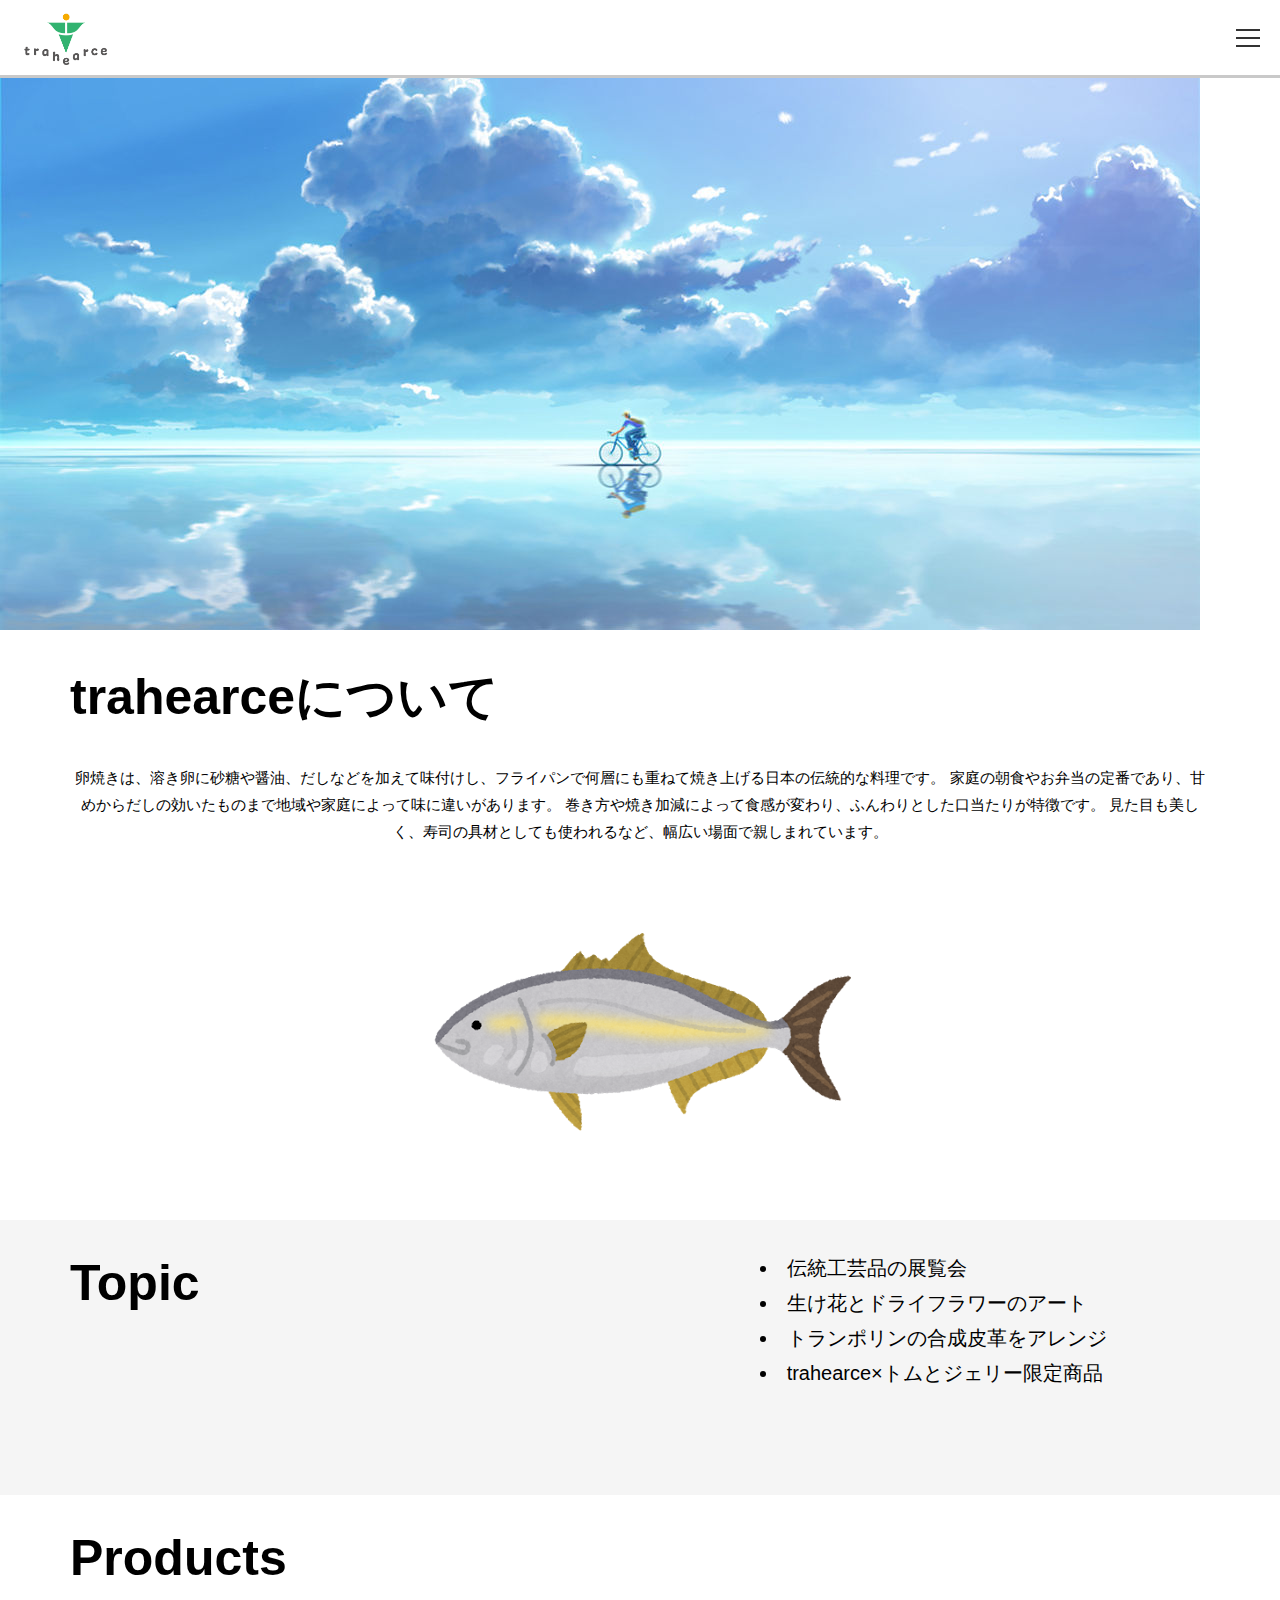
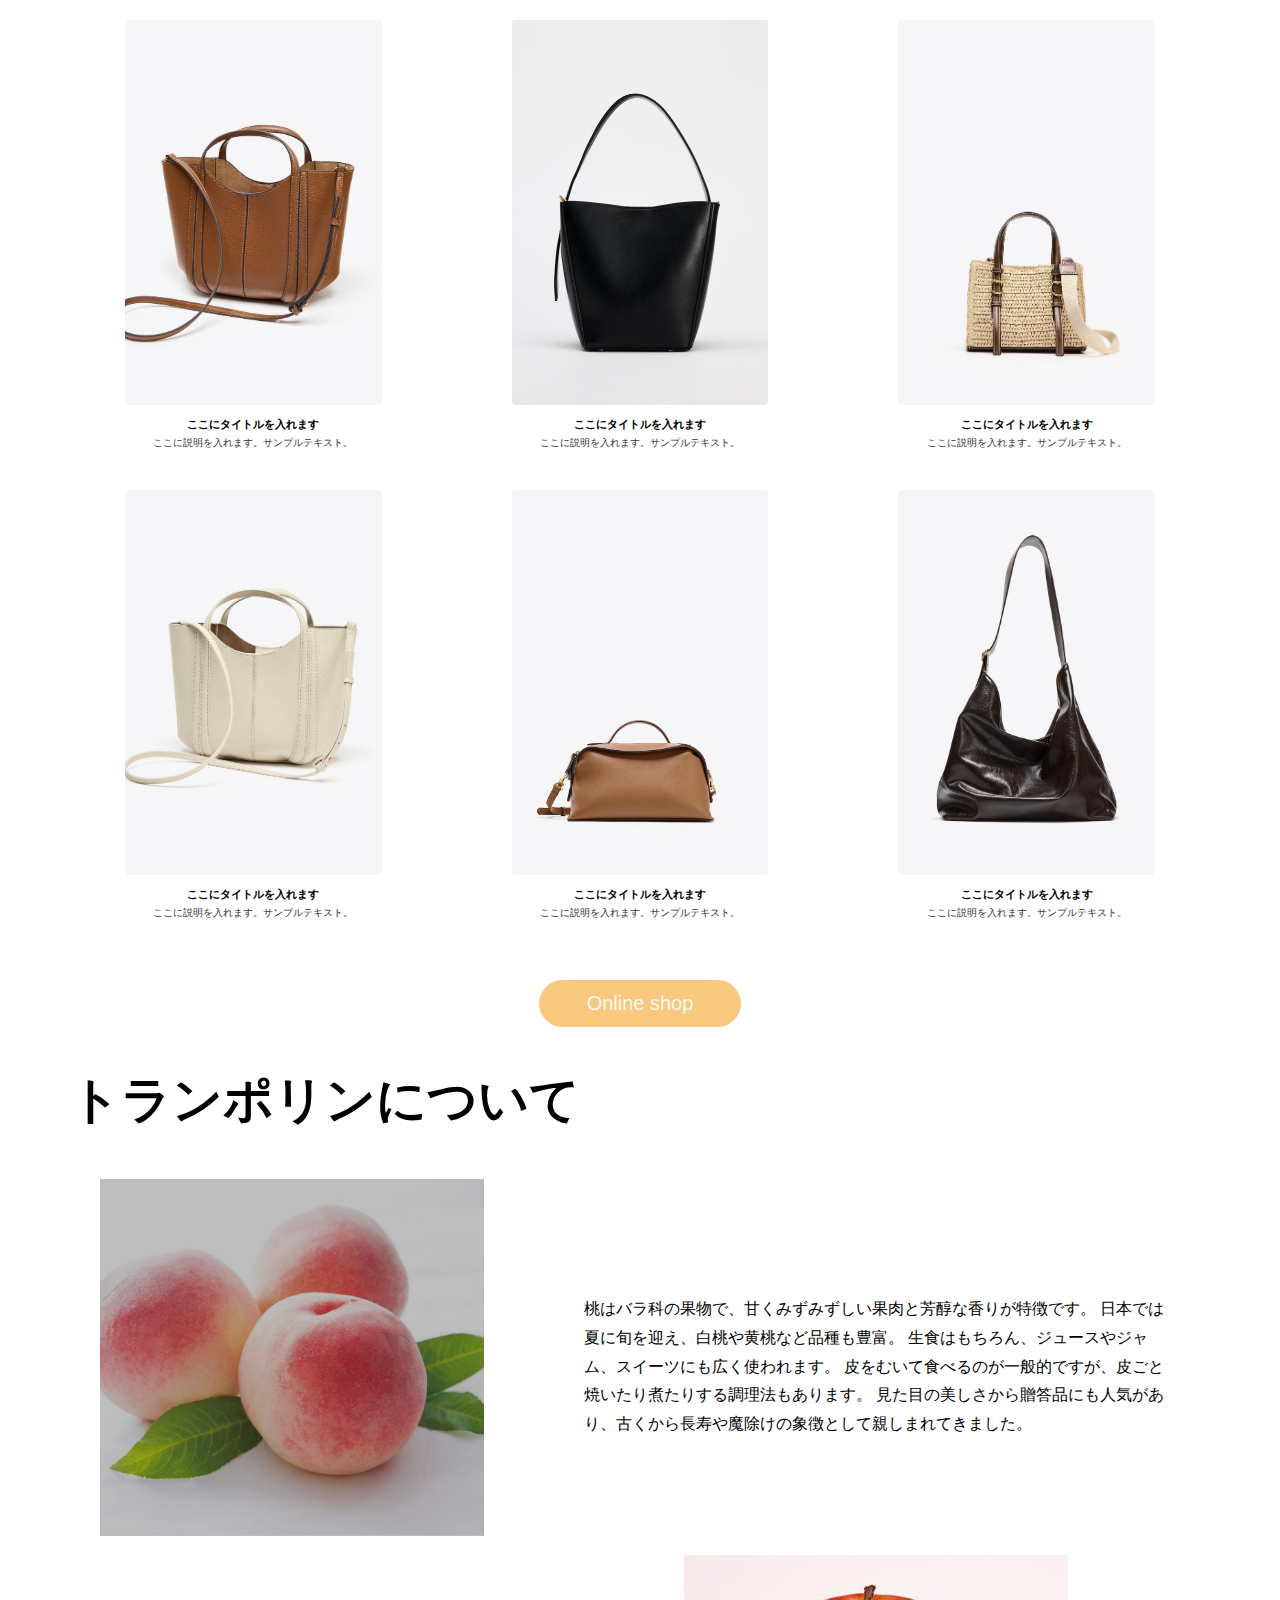
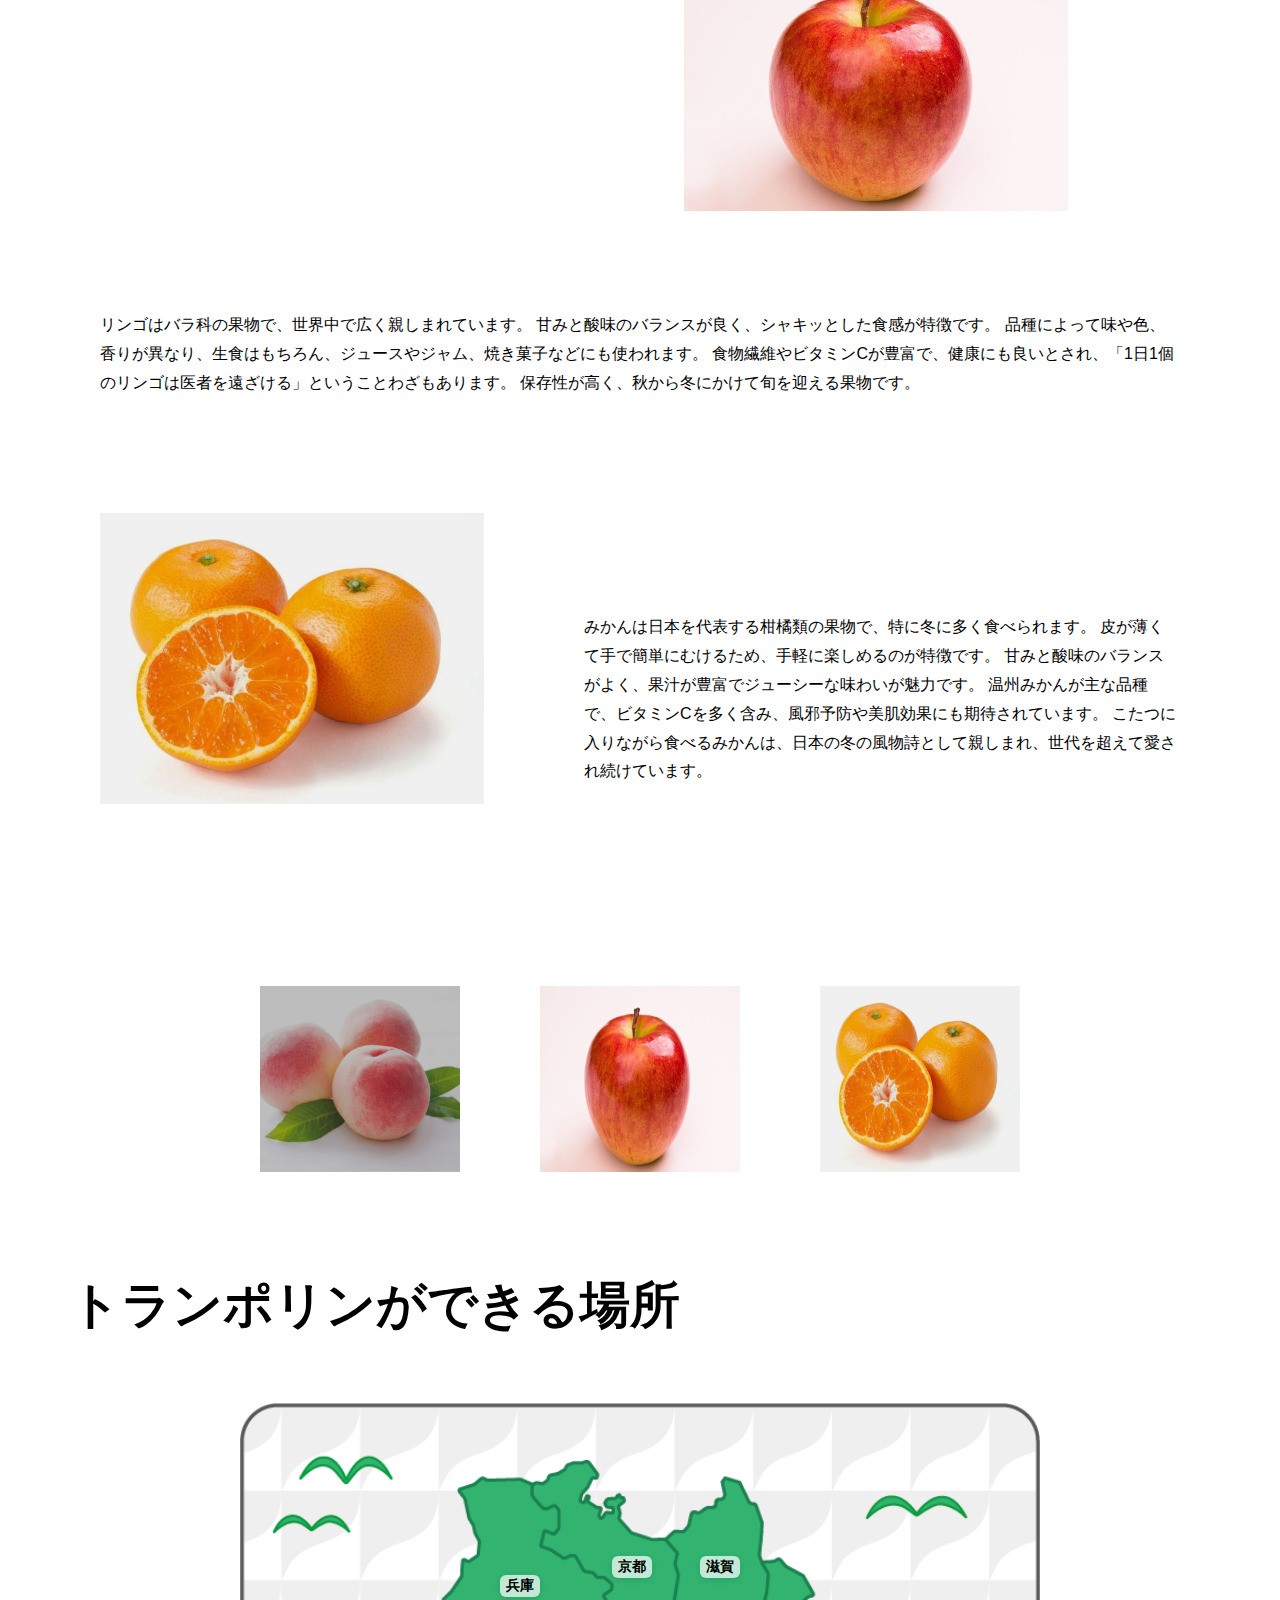
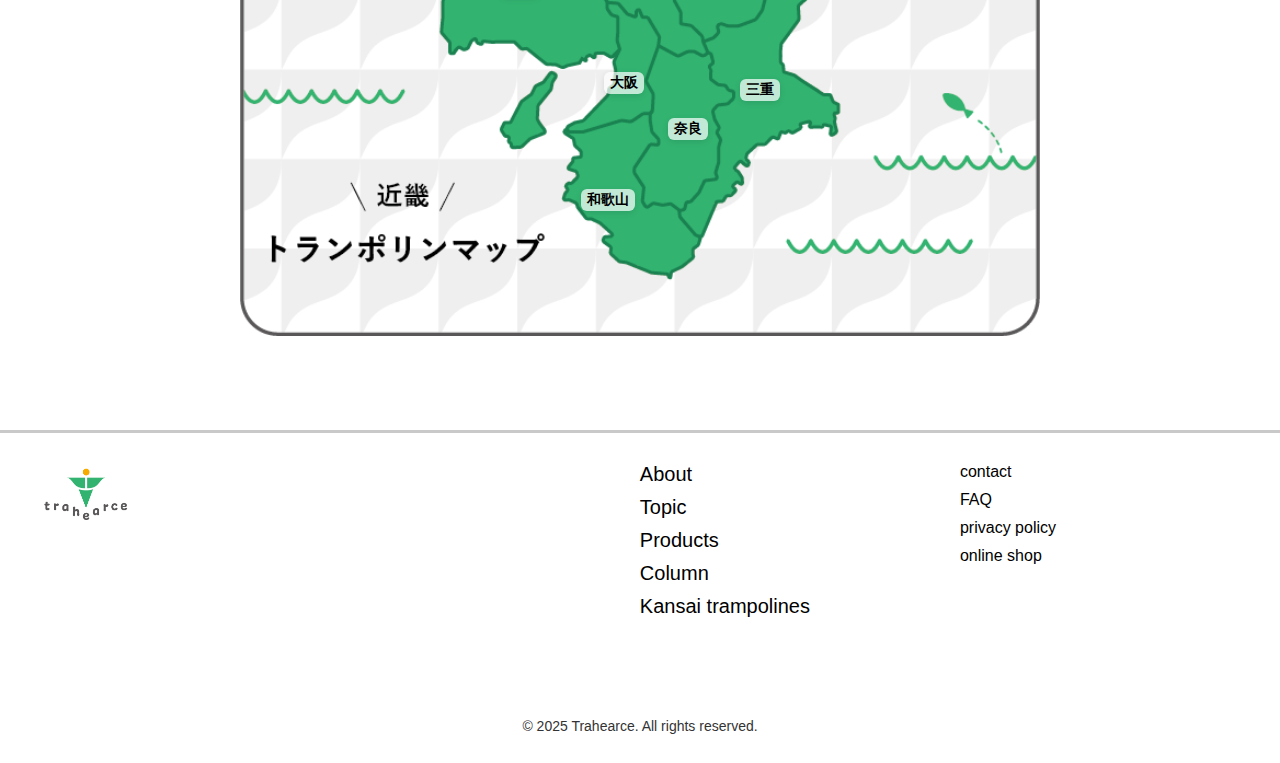
<file: index.html>
<!DOCTYPE html>
<html lang="ja">

  <head>
    <meta charset="UTF-8">
    <meta name="viewport" content="width=device-width, initial-scale=1.0">
    <title>トップページ</title>
    <link rel="stylesheet" href="header.css">
  </head>

  <body>
    <header class="fixed-header">
      <h1 class="site-title">
      <img src="Photo/logo.png" alt="ロゴ" class="logo">
      </h1>

      <!-- ハンバーガーメニュー -->
      <div class="right-icons"> 
      <input type="checkbox" id="menu" class="menu">
      <label for="menu" class="menu-label">
        <span></span>
        <span></span>
        <span></span>
      </label>

      <nav class="nav">
        <div class="nav-main">
          <a href="#about-trahearce" class="space">About</a>
          <a href="#topic">Topic</a>
          <a href="#products">Products</a>
          <a href="#about-trampoline">Column</a>
          <a href="#place-trampoline">Kansai trampolines</a>
        <!-- <a class="underline"></a> -->
        </div>

        <div class="nav-sub">
        <a href="#information" class="small">contact</a>
        <a href="#help" class="small-link">FAQ</a>
        <a href="#privacy" class="small-link">privacy policy</a>                        
        <a href="shop.html" class="small-link">online shop</a>
        <!-- <img src="Photo/logo.png" alt="ロゴ" class="logo"> -->
        </div>
      </nav>
      </div>
    </header>

    <main>
      <img src="Photo/top.jpg" alt="イメージ図" class="top-image">
      <section>

        <h1 class="brand" id="about-trahearce">trahearceについて</h1>
        <P class="egg">卵焼きは、溶き卵に砂糖や醤油、だしなどを加えて味付けし、フライパンで何層にも重ねて焼き上げる日本の伝統的な料理です。
          家庭の朝食やお弁当の定番であり、甘めからだしの効いたものまで地域や家庭によって味に違いがあります。
          巻き方や焼き加減によって食感が変わり、ふんわりとした口当たりが特徴です。
          見た目も美しく、寿司の具材としても使われるなど、幅広い場面で親しまれています。</P>

        <div class="brand-photo-wrapper">
          <img src="Photo/buri.png" alt="ブランド写真" class="brand-photo">
        </div>

      </section>
      <section>

        <div class="topic-wrapper">
          <h1 class="topic" id="topic">Topic</h1>
          <ul class="topic-list">
            <li>伝統工芸品の展覧会</li>
            <li>生け花とドライフラワーのアート</li>
            <li>トランポリンの合成皮革をアレンジ</li>
            <li>trahearce×トムとジェリー限定商品</li>
          </ul>
        </div>

      </section>
      <section>

        <h1 class="products" id="products">Products</h1>

        <div class="list-grid">
          <div class="list">
            <figure><a href="#"><img src="Photo/bag1.jpg" alt="バッグ１"></a></figure>
              <div class="text">
                <h4>ここにタイトルを入れます</h4>
                <p>ここに説明を入れます。サンプルテキスト。</p>
              </div>
          </div>

          <div class="list">
            <figure><a href="#"><img src="Photo/bag2.jpg" alt="バッグ２"></a></figure>
              <div class="text">
                <h4>ここにタイトルを入れます</h4>
                <p>ここに説明を入れます。サンプルテキスト。</p>
              </div>
          </div>

          <div class="list">
            <figure><a href="#"><img src="Photo/bag3.jpg" alt="バッグ３"></a></figure>
              <div class="text">
                <h4>ここにタイトルを入れます</h4>
                <p>ここに説明を入れます。サンプルテキスト。</p>
              </div>
          </div>

          <div class="list">
            <figure><a href="#"><img src="Photo/bag4.jpg" alt="バッグ４"></a></figure>
              <div class="text">
                <h4>ここにタイトルを入れます</h4>
                <p>ここに説明を入れます。サンプルテキスト。</p>
              </div>
          </div>

          <div class="list">
            <figure><a href="#"><img src="Photo/bag5.jpg" alt="バッグ５"></a></figure>
              <div class="text">
                <h4>ここにタイトルを入れます</h4>
                  <p>ここに説明を入れます。サンプルテキスト。</p> 
              </div>
          </div>

          <div class="list">  
            <figure><a href="#"><img src="Photo/bag6.jpg" alt="バッグ６"></a></figure>
              <div class="text">
                <h4>ここにタイトルを入れます</h4>
                  <p>ここに説明を入れます。サンプルテキスト。</p>
              </div>
          </div>
        </div>

        <!-- and more ボタン -->
          <div class="more-button-area">
            <button class="more-button" onclick="location.href='shop.html'">Online shop</button>
          </div>

      </section>
      <section>
        
        <h1 class="trampoline" id="about-trampoline">トランポリンについて</h1><br>
          <img src="Photo/peach.jpg" alt="" class="trampoline-peach">
            <p>桃はバラ科の果物で、甘くみずみずしい果肉と芳醇な香りが特徴です。
            日本では夏に旬を迎え、白桃や黄桃など品種も豊富。
            生食はもちろん、ジュースやジャム、スイーツにも広く使われます。
            皮をむいて食べるのが一般的ですが、皮ごと焼いたり煮たりする調理法もあります。
            見た目の美しさから贈答品にも人気があり、古くから長寿や魔除けの象徴として親しまれてきました。</p>

          <img src="Photo/apple.jpg" alt="" class="trampoline-apple">
            <p>リンゴはバラ科の果物で、世界中で広く親しまれています。
              甘みと酸味のバランスが良く、シャキッとした食感が特徴です。
              品種によって味や色、香りが異なり、生食はもちろん、ジュースやジャム、焼き菓子などにも使われます。
              食物繊維やビタミンCが豊富で、健康にも良いとされ、「1日1個のリンゴは医者を遠ざける」ということわざもあります。
              保存性が高く、秋から冬にかけて旬を迎える果物です。</p>

          <img src="Photo/orange.jpg" alt="" class="trampoline-orange">
            <p>みかんは日本を代表する柑橘類の果物で、特に冬に多く食べられます。
                皮が薄くて手で簡単にむけるため、手軽に楽しめるのが特徴です。
                甘みと酸味のバランスがよく、果汁が豊富でジューシーな味わいが魅力です。
                温州みかんが主な品種で、ビタミンCを多く含み、風邪予防や美肌効果にも期待されています。
                こたつに入りながら食べるみかんは、日本の冬の風物詩として親しまれ、世代を超えて愛され続けています。</p>

          <div class="image-row">
            <img src="Photo/peach.jpg" alt="">
            <img src="Photo/apple.jpg" alt="">
            <img src="Photo/orange.jpg" alt="">
          </div>

      </section>
      <section>

        <h1 class="map-title" id="place-trampoline">トランポリンができる場所</h1>

        <div class="map">
          <img src="Photo/map.png" alt="日本地図" class="map-image">

            <!-- 京都ラベル -->
              <div class="kyoto-label" style="top: 30%; left: 49%;" onclick="showPopup('京都')">京都</div>

            <!-- 大阪ラベル -->
              <div class="Osaka-label" style="top: 48%; left: 48%;" onclick="showPopup('大阪')">大阪</div>

            <!-- 奈良ラベル -->
              <div class="Nara-label" style="top: 55%; left: 56%;" onclick="showPopup('奈良')">奈良</div>

            <!-- 滋賀ラベル -->
              <div class="Shiga-label" style="top: 30%; left: 60%;" onclick="showPopup('滋賀')">滋賀</div>

            <!-- 兵庫ラベル -->
              <div class="Hyogo-label" style="top: 33%; left: 35%;" onclick="showPopup('兵庫')">兵庫</div>

          　<!-- 三重ラベル -->
              <div class="Mie-label" style="top: 49%; left: 65%;" onclick="showPopup('三重')">三重</div>

            <!-- 和歌山ラベル -->
              <div class="Wakayama-label" style="top: 66%; left: 46%;" onclick="showPopup('和歌山')">和歌山</div>

            <!-- ポップアップウィンドウ -->
              <div id="popup" class="popup-window">
                <span class="close-btn" onclick="closePopup()">×</span> 
                  <div class="popup-row" id="popup-content">

                <script src="header.js"></script>
                  <div class="more-button-area">
                    <button class="more-button">and more</button>
                  </div>
        </div>

      </section>
    
    </main>

  </body>
<section>

        <footer class="site-footer">
          <div class="footer-content">
            <img src="Photo/logo.png" alt="ロゴ" class="logo">
           
              <ul class="footer-links">
                <li><a href="#about-trahearce">About</a></li>
                <li><a href="#topic">Topic</a></li>
                <li><a href="#products">Products</a></li>
                <li><a href="#about-trampoline">Column</a></li>
                <li><a href="#place-trampoline">Kansai trampolines</a></li>
              </ul>
              <ul class="footer-information">
               <!-- <li><span class="footer-underline">Information</span></li> -->
                <li><a href="#information">contact</a></li>
                <li><a href="#help">FAQ</a></li>
                <li><a href="#privacy">privacy policy</a></li>
                <li><a href="shop.html">online shop</a></li>
              </ul>
               
          </div>
          <div class="copyright">
          <p>&copy; 2025 Trahearce. All rights reserved.</p>
          </div>
        </footer>

      </section>  

</html>
</file>
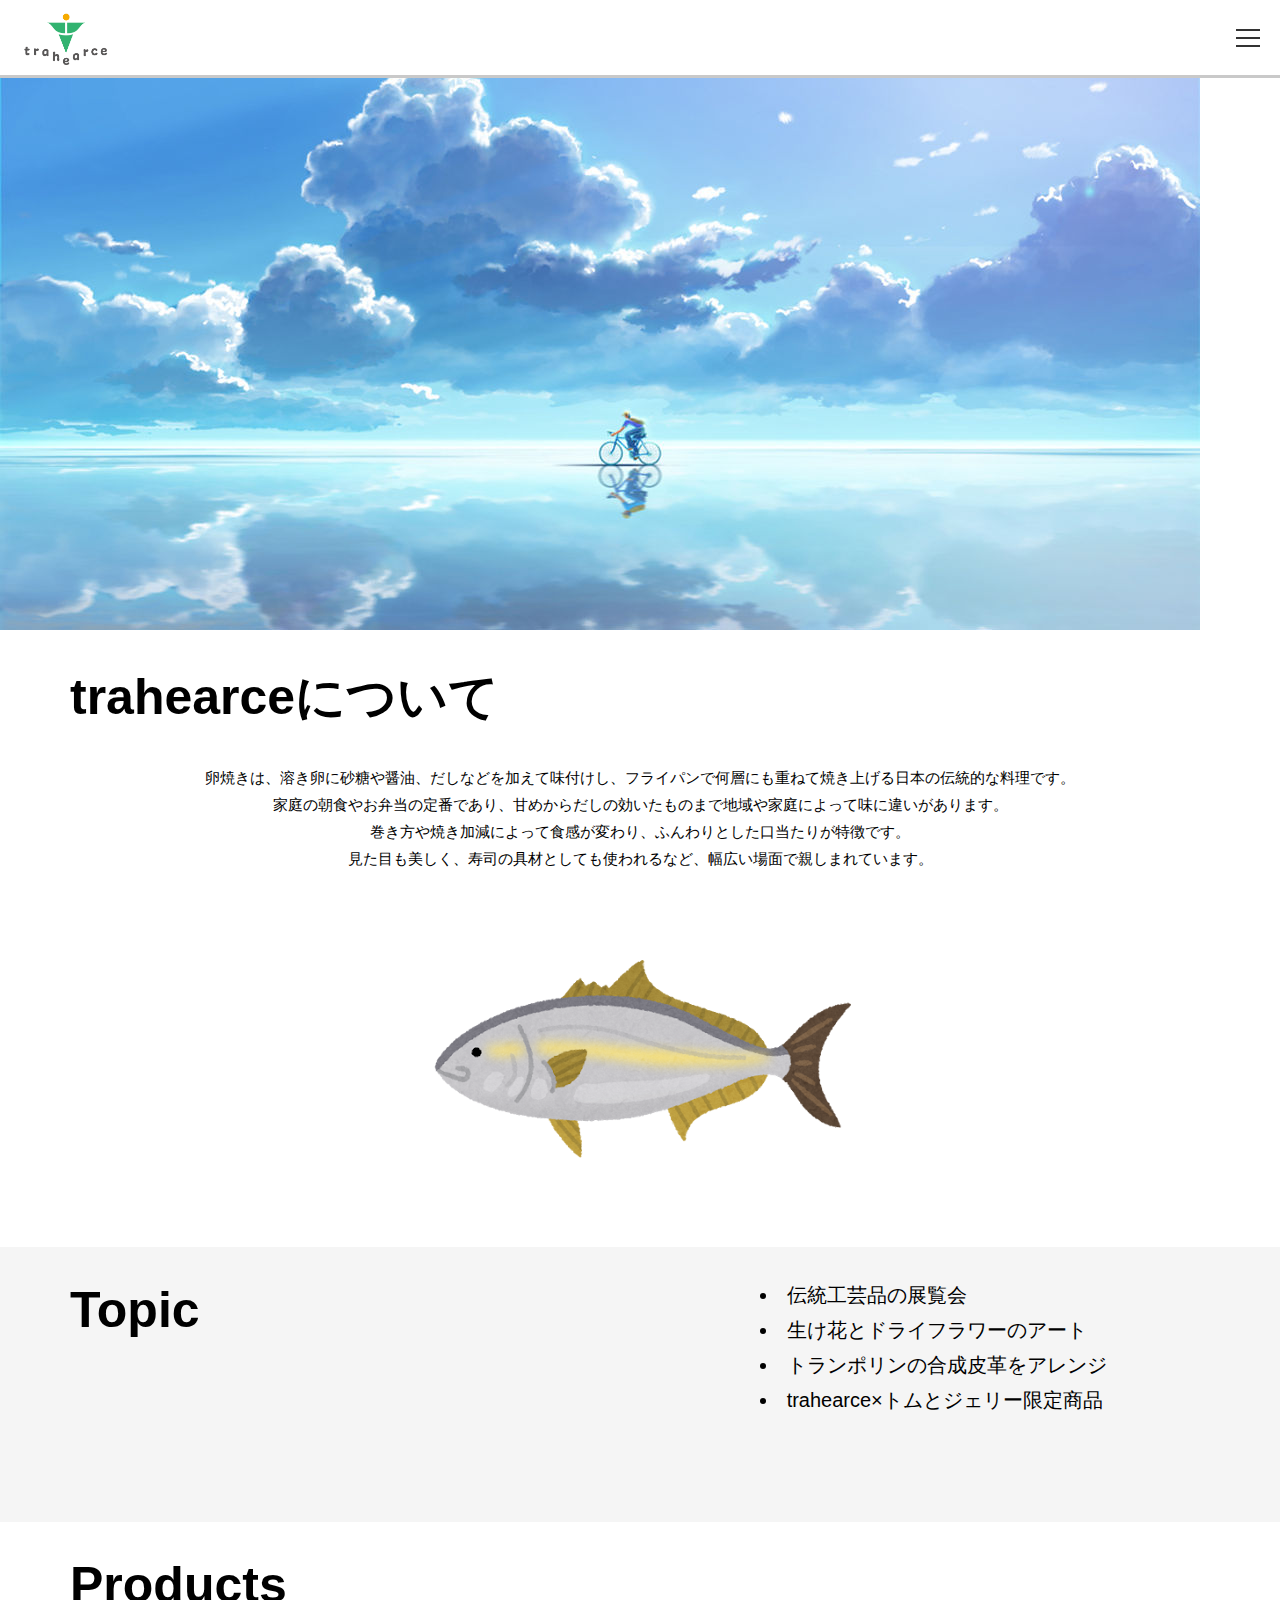
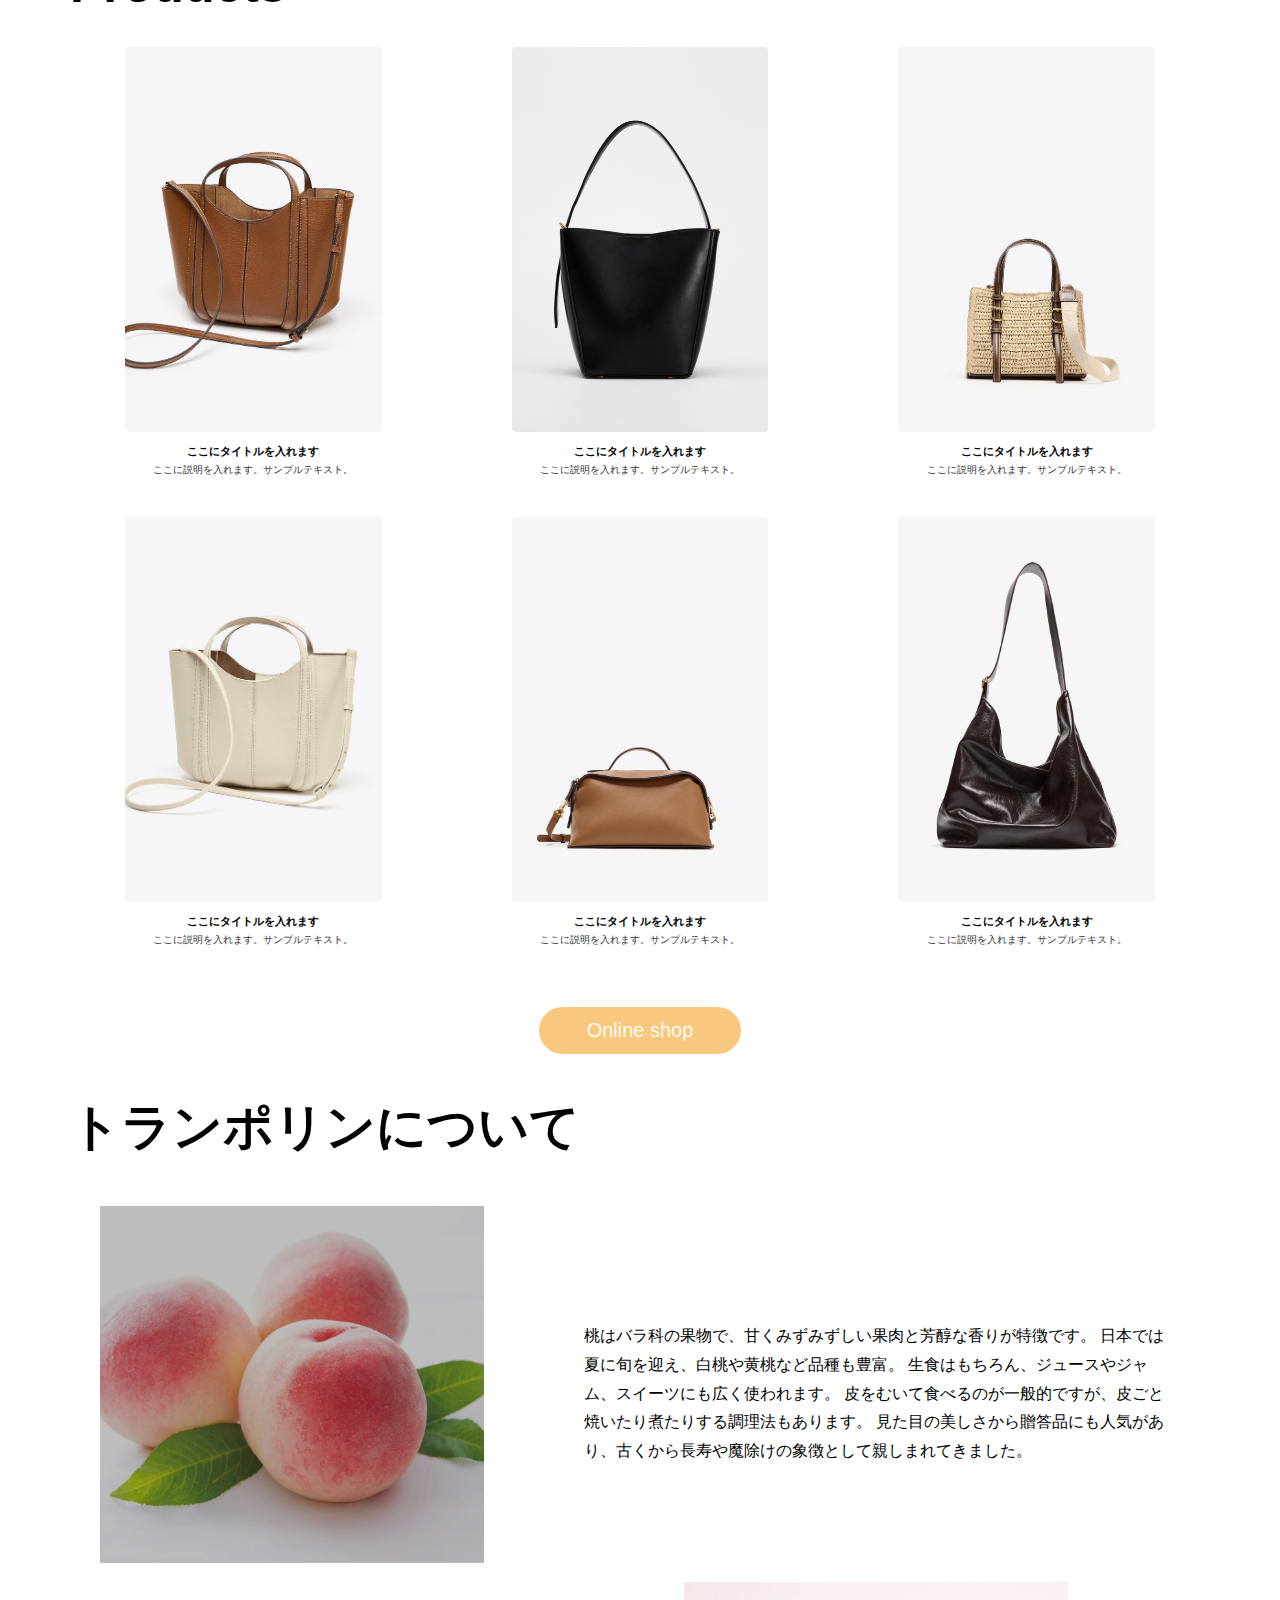
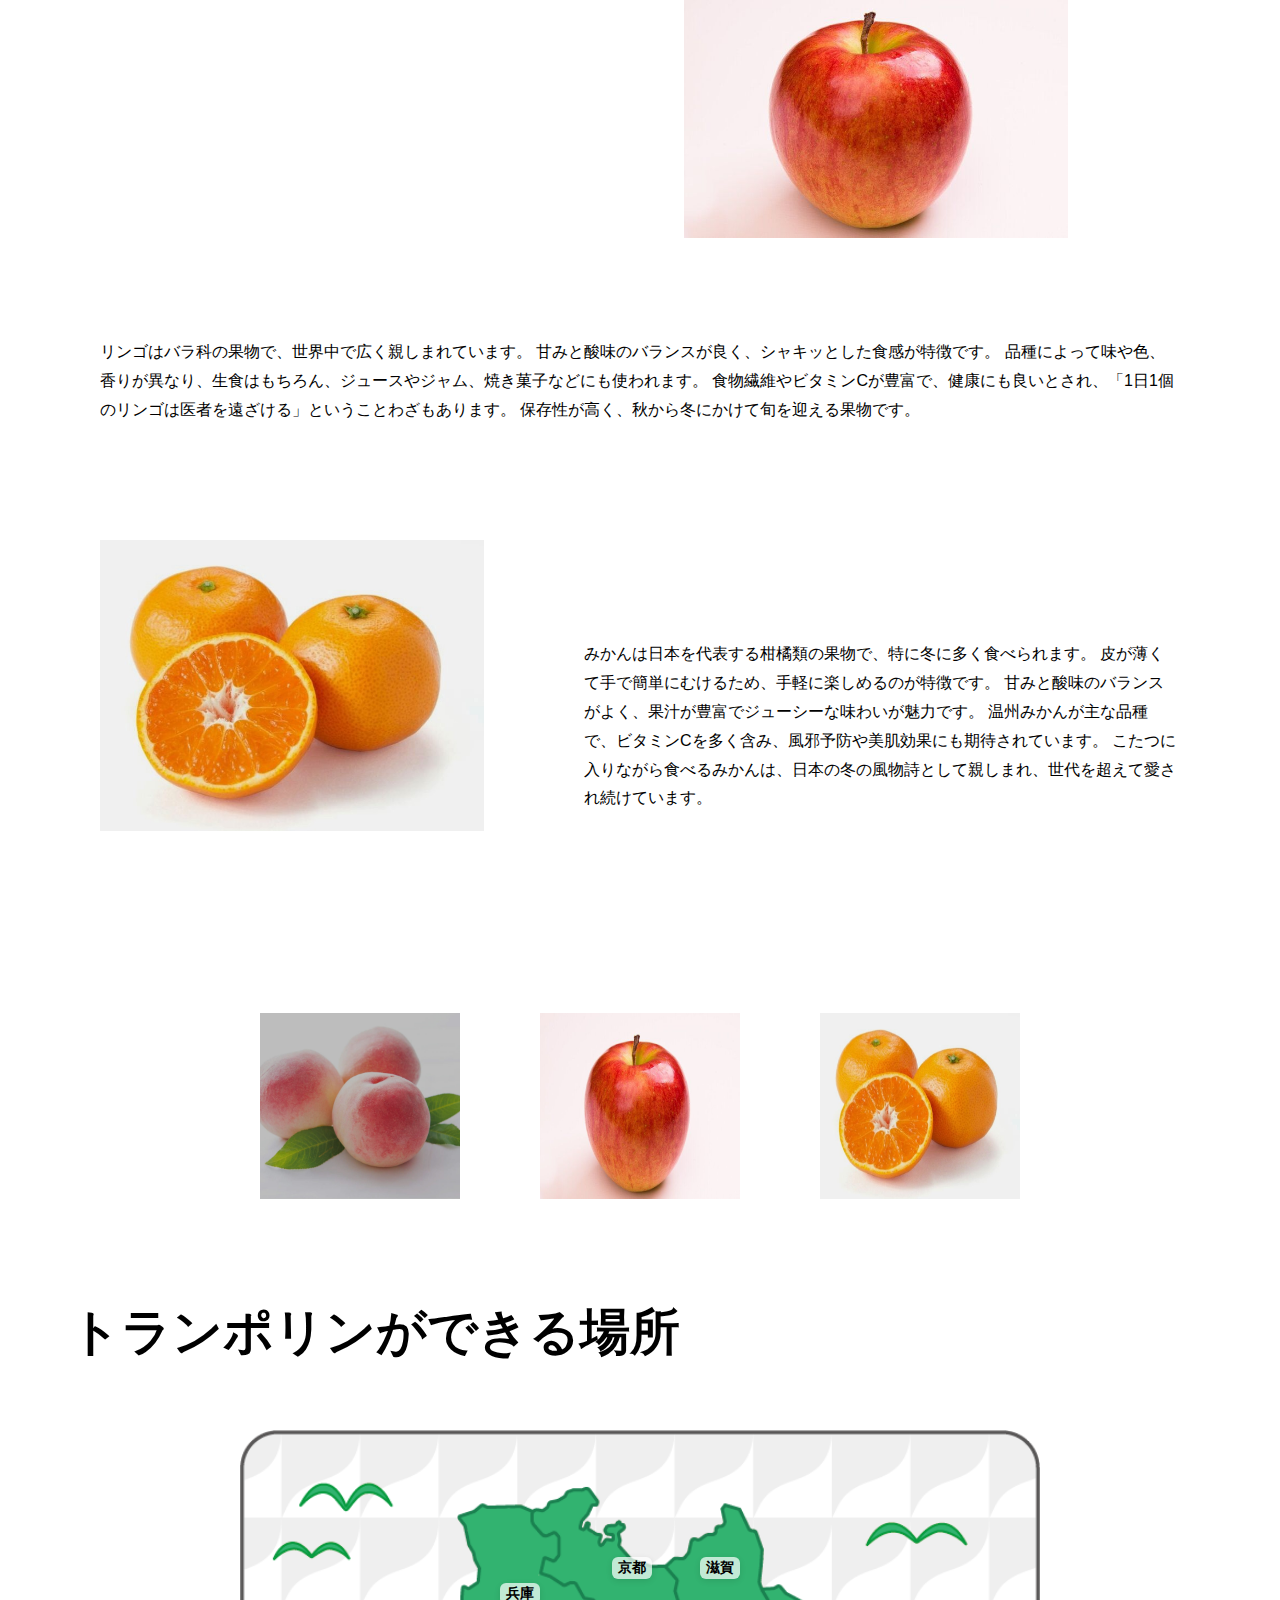
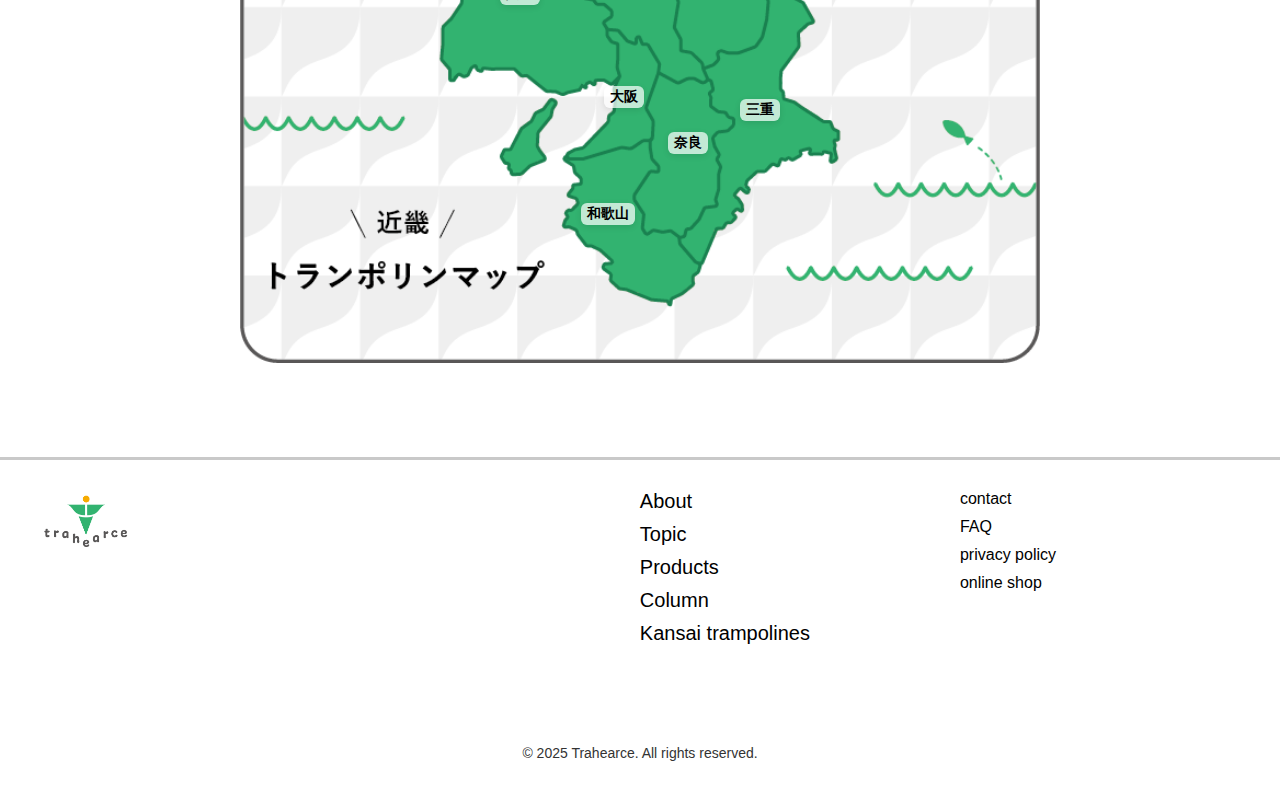
<file: header.html>
<!DOCTYPE html>
<html lang="ja">

  <head>
    <meta charset="UTF-8">
    <meta name="viewport" content="width=device-width, initial-scale=1.0">
    <title>トップページ</title>
    <link rel="stylesheet" href="header.css">
  </head>

  <body>
    <header class="fixed-header">
      <h1 class="site-title">
      <img src="Photo/logo.png" alt="ロゴ" class="logo">
      </h1>

      <!-- ハンバーガーメニュー -->
      <div class="right-icons"> 
      <input type="checkbox" id="menu" class="menu">
      <label for="menu" class="menu-label">
        <span></span>
        <span></span>
        <span></span>
      </label>

      <nav class="nav">
        <div class="nav-main">
          <a href="#about-trahearce" class="space">About</a>
          <a href="#topic">Topic</a>
          <a href="#products">Products</a>
          <a href="#about-trampoline">Column</a>
          <a href="#place-trampoline">Kansai trampolines</a>
        <!-- <a class="underline"></a> -->
        </div>

        <div class="nav-sub">
        <a href="#information" class="small">contact</a>
        <a href="#help" class="small-link">FAQ</a>
        <a href="#privacy" class="small-link">privacy policy</a>                        
        <a href="shop.html" class="small-link">online shop</a>
        <!-- <img src="Photo/logo.png" alt="ロゴ" class="logo"> -->
        </div>
      </nav>
      </div>
    </header>

    <main>
      <img src="Photo/top.jpg" alt="イメージ図" class="top-image">
      <section>

        <h1 class="brand" id="about-trahearce">trahearceについて</h1>
        <P class="egg">卵焼きは、溶き卵に砂糖や醤油、だしなどを加えて味付けし、フライパンで何層にも重ねて焼き上げる日本の伝統的な料理です。<br>
          家庭の朝食やお弁当の定番であり、甘めからだしの効いたものまで地域や家庭によって味に違いがあります。<br>
          巻き方や焼き加減によって食感が変わり、ふんわりとした口当たりが特徴です。<br>
          見た目も美しく、寿司の具材としても使われるなど、幅広い場面で親しまれています。</P>

        <div class="brand-photo-wrapper">
          <img src="Photo/buri.png" alt="ブランド写真" class="brand-photo">
        </div>

      </section>
      <section>

        <div class="topic-wrapper">
          <h1 class="topic" id="topic">Topic</h1>
          <ul class="topic-list">
            <li>伝統工芸品の展覧会</li>
            <li>生け花とドライフラワーのアート</li>
            <li>トランポリンの合成皮革をアレンジ</li>
            <li>trahearce×トムとジェリー限定商品</li>
          </ul>
        </div>

      </section>
      <section>

        <h1 class="products" id="products">Products</h1>

        <div class="list-grid">
          <div class="list">
            <figure><a href="#"><img src="Photo/bag1.jpg" alt="バッグ１"></a></figure>
              <div class="text">
                <h4>ここにタイトルを入れます</h4>
                <p>ここに説明を入れます。サンプルテキスト。</p>
              </div>
          </div>

          <div class="list">
            <figure><a href="#"><img src="Photo/bag2.jpg" alt="バッグ２"></a></figure>
              <div class="text">
                <h4>ここにタイトルを入れます</h4>
                <p>ここに説明を入れます。サンプルテキスト。</p>
              </div>
          </div>

          <div class="list">
            <figure><a href="#"><img src="Photo/bag3.jpg" alt="バッグ３"></a></figure>
              <div class="text">
                <h4>ここにタイトルを入れます</h4>
                <p>ここに説明を入れます。サンプルテキスト。</p>
              </div>
          </div>

          <div class="list">
            <figure><a href="#"><img src="Photo/bag4.jpg" alt="バッグ４"></a></figure>
              <div class="text">
                <h4>ここにタイトルを入れます</h4>
                <p>ここに説明を入れます。サンプルテキスト。</p>
              </div>
          </div>

          <div class="list">
            <figure><a href="#"><img src="Photo/bag5.jpg" alt="バッグ５"></a></figure>
              <div class="text">
                <h4>ここにタイトルを入れます</h4>
                  <p>ここに説明を入れます。サンプルテキスト。</p> 
              </div>
          </div>

          <div class="list">  
            <figure><a href="#"><img src="Photo/bag6.jpg" alt="バッグ６"></a></figure>
              <div class="text">
                <h4>ここにタイトルを入れます</h4>
                  <p>ここに説明を入れます。サンプルテキスト。</p>
              </div>
          </div>
        </div>

        <!-- and more ボタン -->
          <div class="more-button-area">
            <button class="more-button" onclick="location.href='shop.html'">Online shop</button>
          </div>

      </section>
      <section>
        
        <h1 class="trampoline" id="about-trampoline">トランポリンについて</h1><br>
          <img src="Photo/peach.jpg" alt="" class="trampoline-peach">
            <p>桃はバラ科の果物で、甘くみずみずしい果肉と芳醇な香りが特徴です。
            日本では夏に旬を迎え、白桃や黄桃など品種も豊富。
            生食はもちろん、ジュースやジャム、スイーツにも広く使われます。
            皮をむいて食べるのが一般的ですが、皮ごと焼いたり煮たりする調理法もあります。
            見た目の美しさから贈答品にも人気があり、古くから長寿や魔除けの象徴として親しまれてきました。</p>

          <img src="Photo/apple.jpg" alt="" class="trampoline-apple">
            <p>リンゴはバラ科の果物で、世界中で広く親しまれています。
              甘みと酸味のバランスが良く、シャキッとした食感が特徴です。
              品種によって味や色、香りが異なり、生食はもちろん、ジュースやジャム、焼き菓子などにも使われます。
              食物繊維やビタミンCが豊富で、健康にも良いとされ、「1日1個のリンゴは医者を遠ざける」ということわざもあります。
              保存性が高く、秋から冬にかけて旬を迎える果物です。</p>

          <img src="Photo/orange.jpg" alt="" class="trampoline-orange">
            <p>みかんは日本を代表する柑橘類の果物で、特に冬に多く食べられます。
                皮が薄くて手で簡単にむけるため、手軽に楽しめるのが特徴です。
                甘みと酸味のバランスがよく、果汁が豊富でジューシーな味わいが魅力です。
                温州みかんが主な品種で、ビタミンCを多く含み、風邪予防や美肌効果にも期待されています。
                こたつに入りながら食べるみかんは、日本の冬の風物詩として親しまれ、世代を超えて愛され続けています。</p>

          <div class="image-row">
            <img src="Photo/peach.jpg" alt="">
            <img src="Photo/apple.jpg" alt="">
            <img src="Photo/orange.jpg" alt="">
          </div>

      </section>
      <section>

        <h1 class="map-title" id="place-trampoline">トランポリンができる場所</h1>

        <div class="map">
          <img src="Photo/map.png" alt="日本地図" class="map-image">

            <!-- 京都ラベル -->
              <div class="kyoto-label" style="top: 26%; left: 49%;" onclick="showPopup('京都')">京都</div>

            <!-- 大阪ラベル -->
              <div class="Osaka-label" style="top: 46%; left: 48%;" onclick="showPopup('大阪')">大阪</div>

            <!-- 奈良ラベル -->
              <div class="Nara-label" style="top: 53%; left: 56%;" onclick="showPopup('奈良')">奈良</div>

            <!-- 滋賀ラベル -->
              <div class="Shiga-label" style="top: 26%; left: 60%;" onclick="showPopup('滋賀')">滋賀</div>

            <!-- 兵庫ラベル -->
              <div class="Hyogo-label" style="top: 30%; left: 35%;" onclick="showPopup('兵庫')">兵庫</div>

          　<!-- 三重ラベル -->
              <div class="Mie-label" style="top: 48%; left: 65%;" onclick="showPopup('三重')">三重</div>

            <!-- 和歌山ラベル -->
              <div class="Wakayama-label" style="top: 64%; left: 46%;" onclick="showPopup('和歌山')">和歌山</div>

            <!-- ポップアップウィンドウ -->
              <div id="popup" class="popup-window">
                <span class="close-btn" onclick="closePopup()">×</span> 
                  <div class="popup-row" id="popup-content">

                <script src="header.js"></script>
                  <div class="more-button-area">
                    <button class="more-button">and more</button>
                  </div>
        </div>

      </section>
    
    </main>

  </body>
<section>

        <footer class="site-footer">
          <div class="footer-content">
            <img src="Photo/logo.png" alt="ロゴ" class="logo">
           
              <ul class="footer-links">
                <li><a href="#about-trahearce">About</a></li>
                <li><a href="#topic">Topic</a></li>
                <li><a href="#products">Products</a></li>
                <li><a href="#about-trampoline">Column</a></li>
                <li><a href="#place-trampoline">Kansai trampolines</a></li>
              </ul>
              <ul class="footer-information">
               <!-- <li><span class="footer-underline">Information</span></li> -->
                <li><a href="#information">contact</a></li>
                <li><a href="#help">FAQ</a></li>
                <li><a href="#privacy">privacy policy</a></li>
                <li><a href="shop.html">online shop</a></li>
              </ul>
               
          </div>
          <div class="copyright">
          <p>&copy; 2025 Trahearce. All rights reserved.</p>
          </div>
        </footer>

      </section>  

</html>
</file>
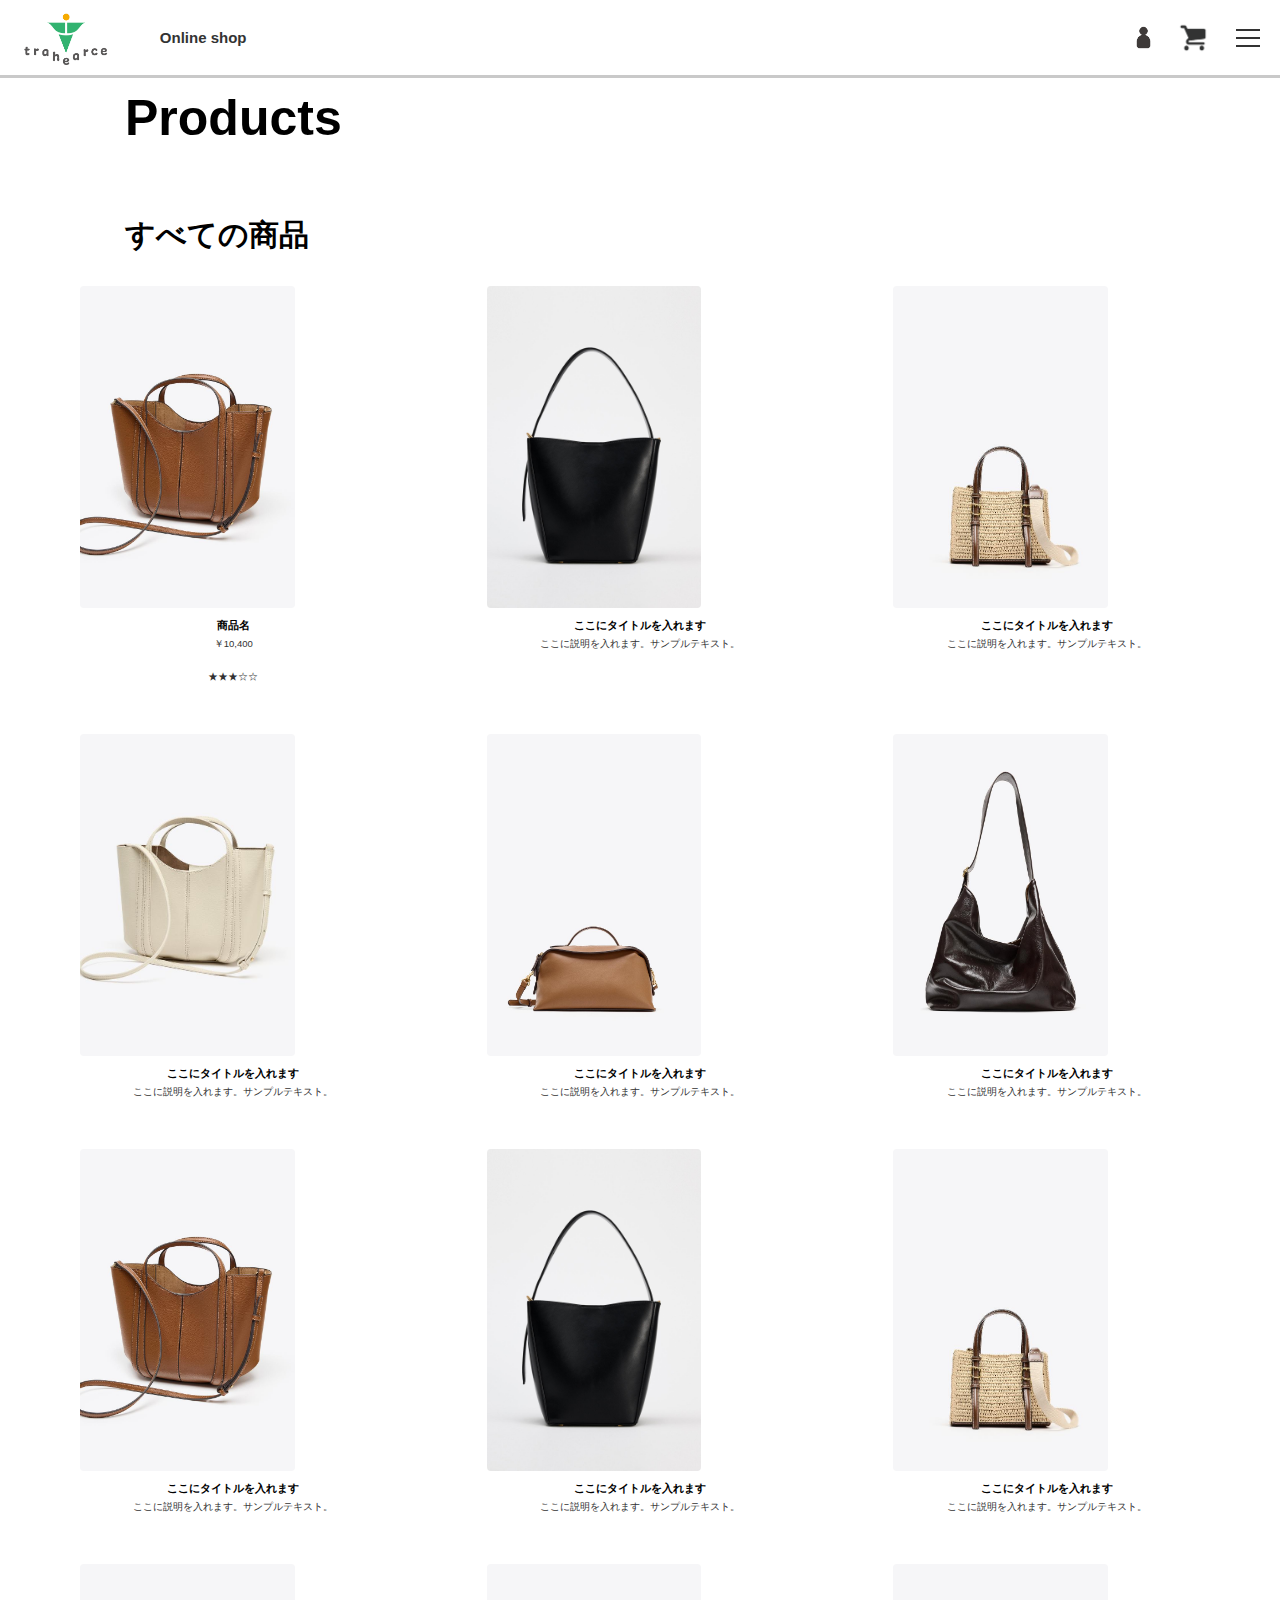
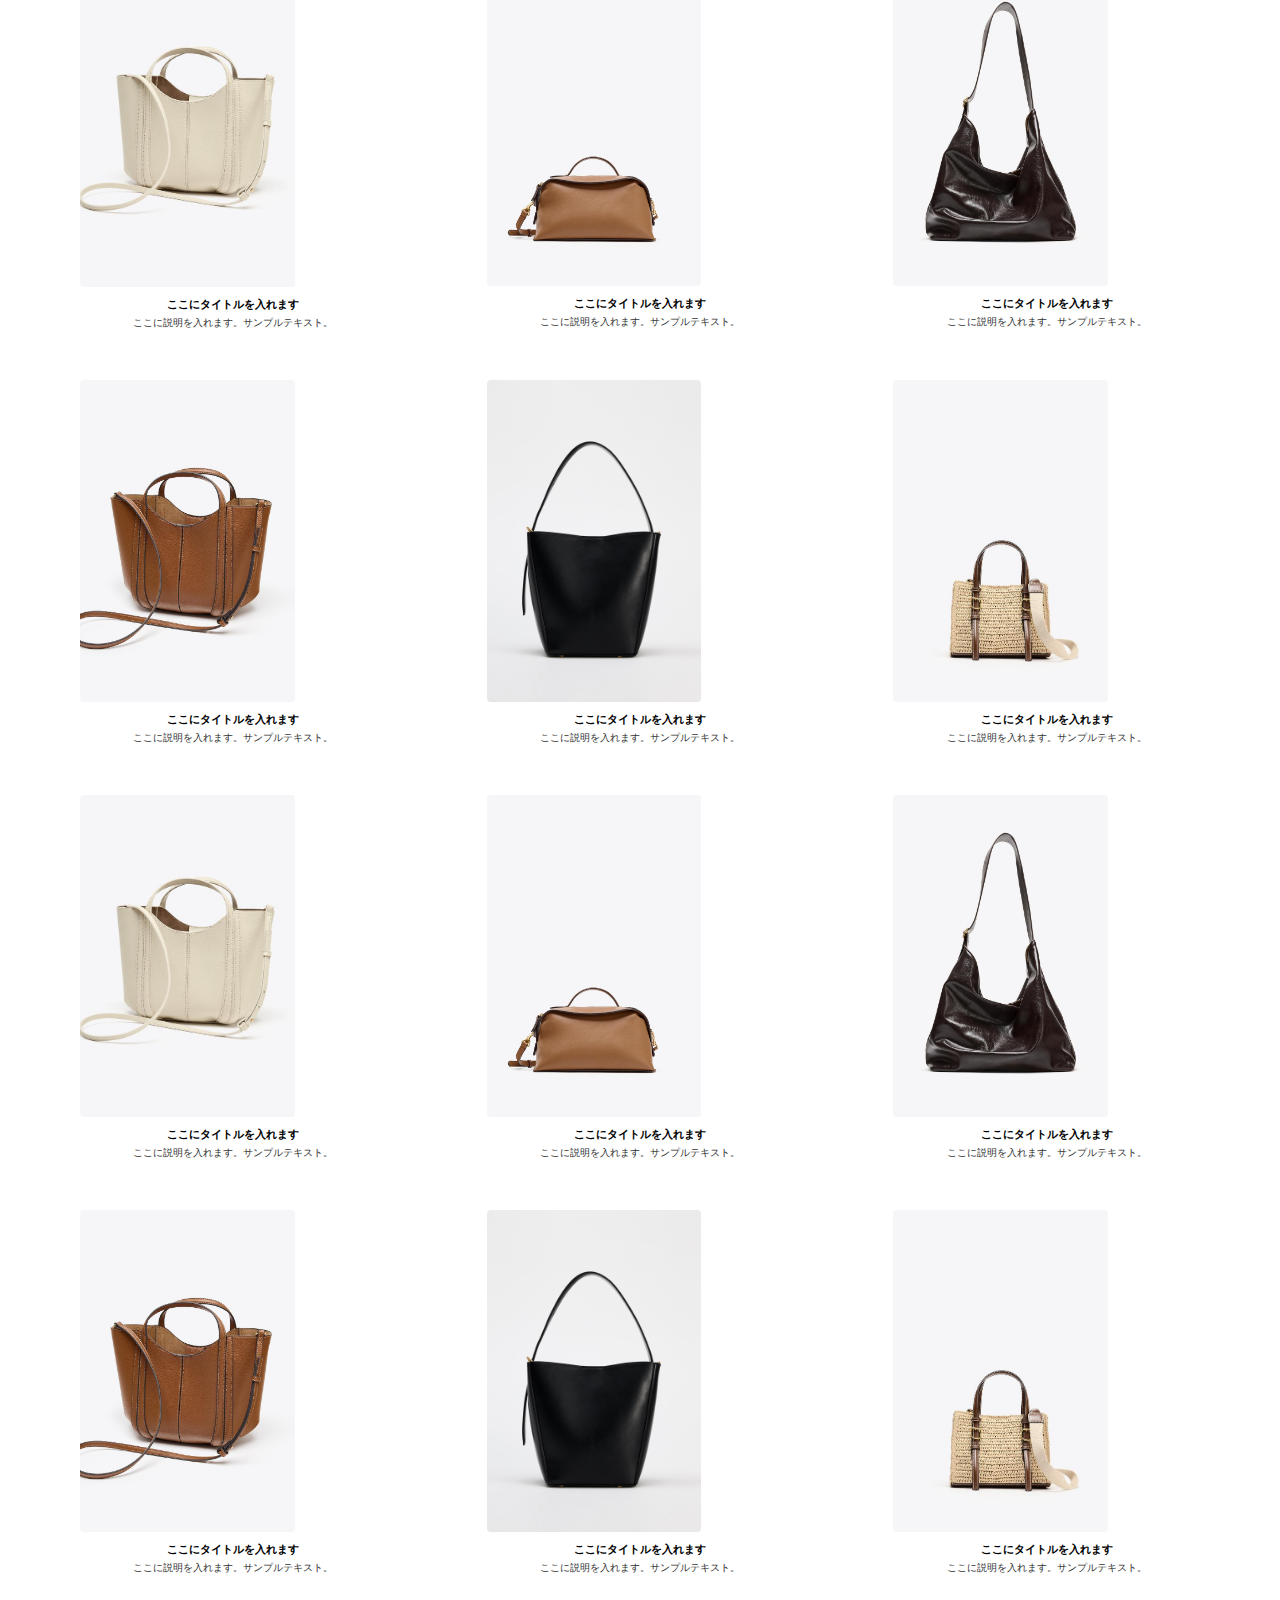
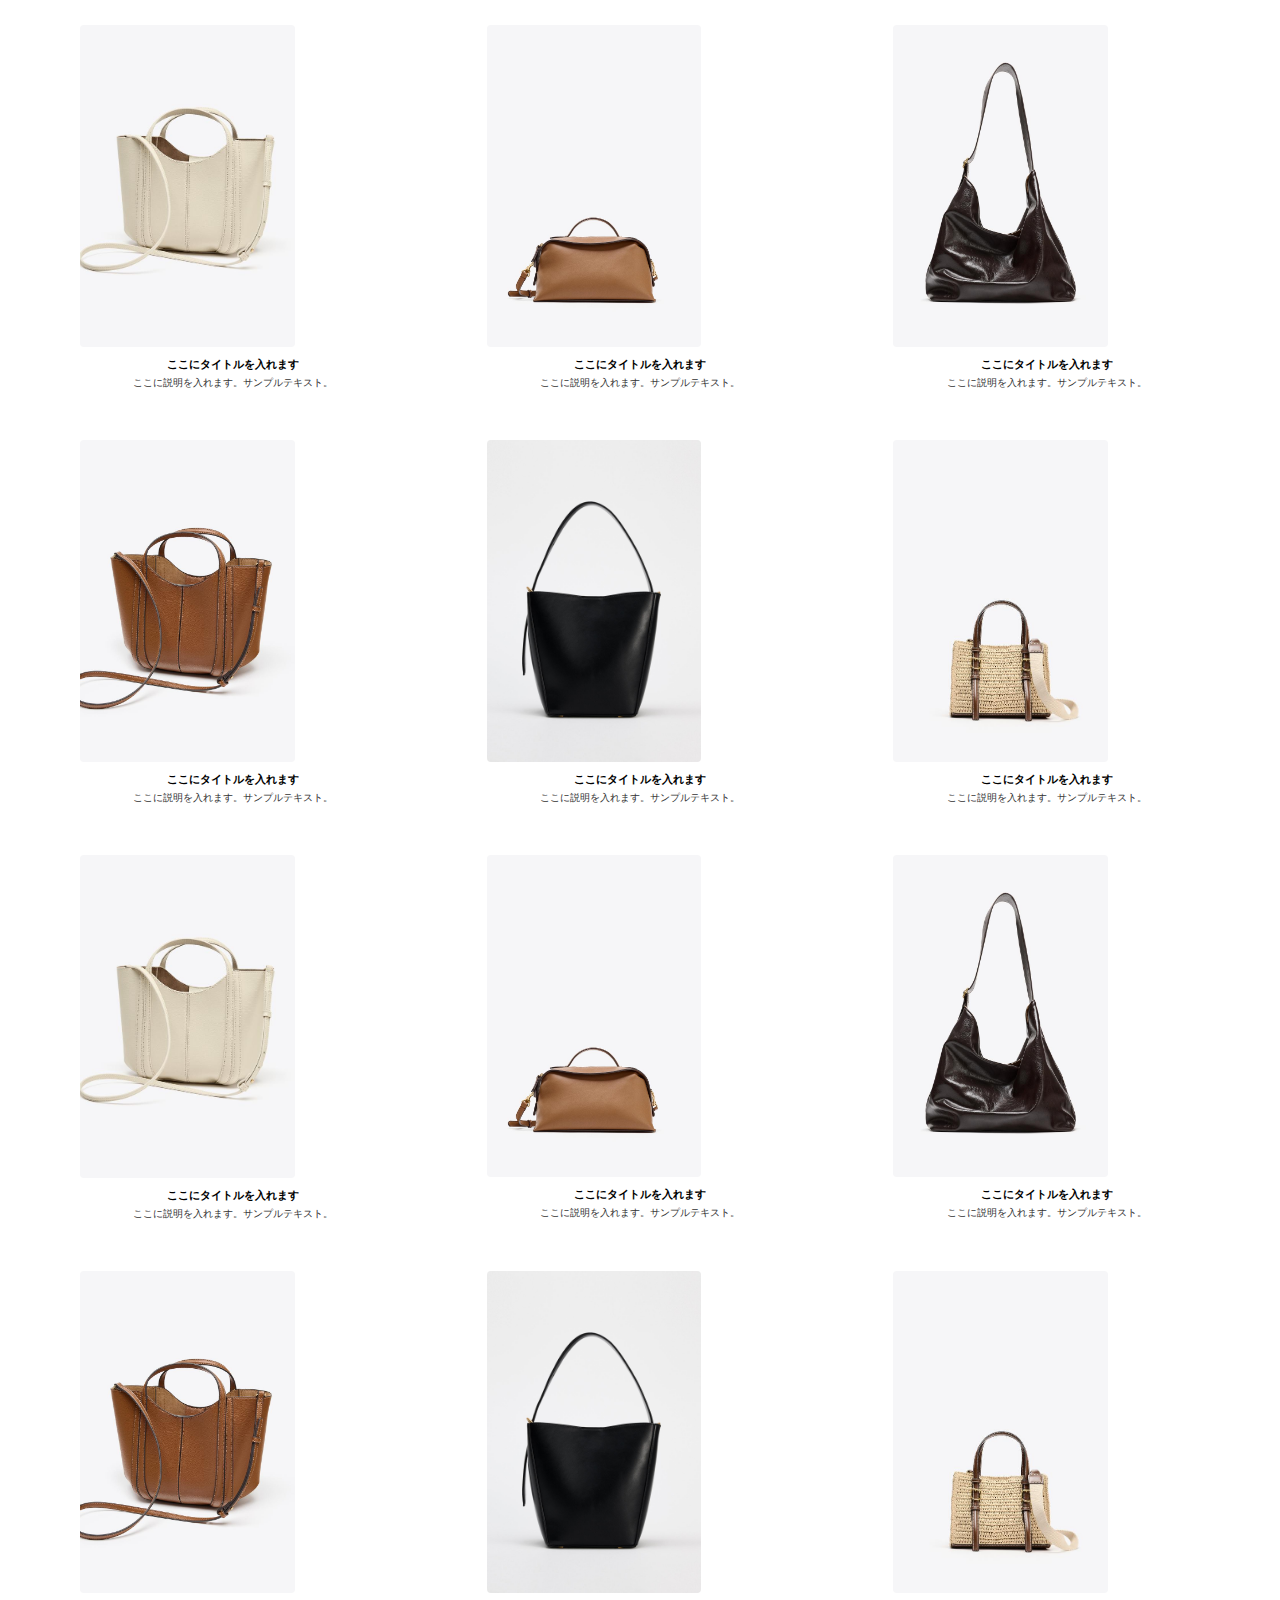
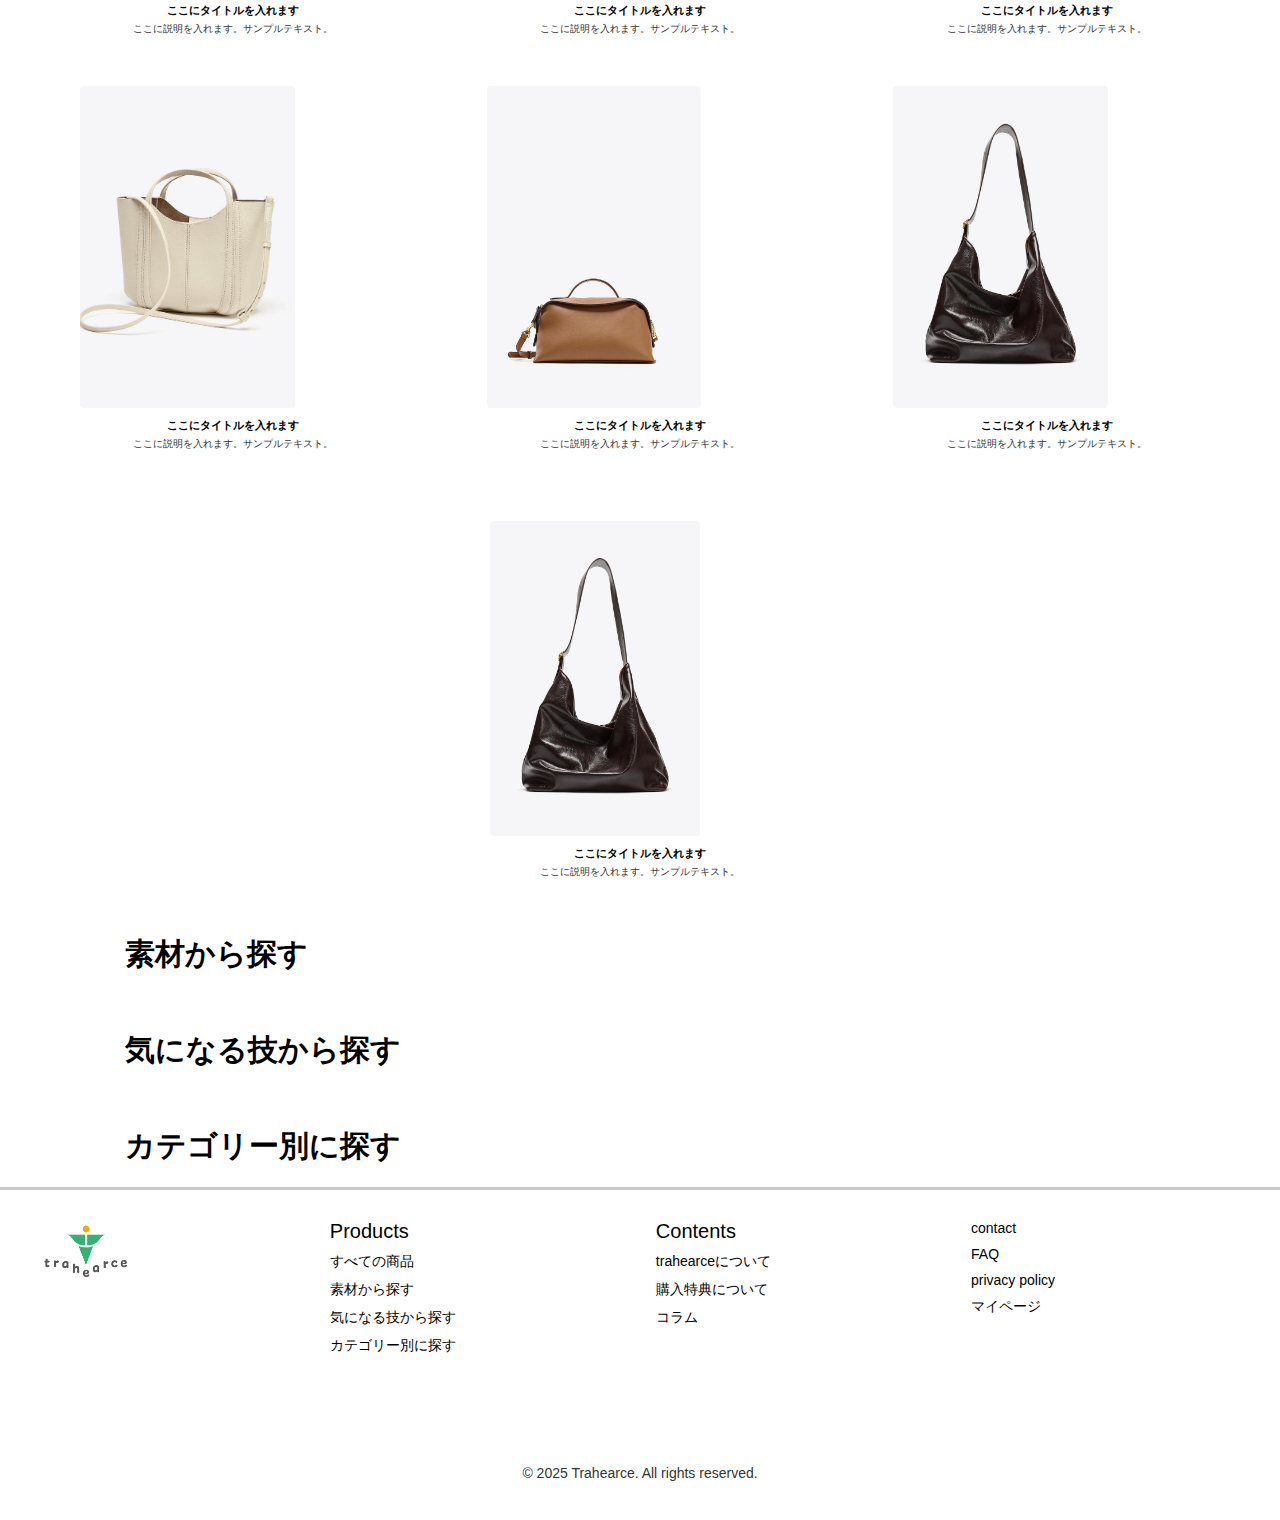
<file: shop.html>
<!DOCTYPE html>
<html lang="ja">

    <head>
        <meta charset="UTF-8">
        <meta name="viewport" content="width=device-width, initial-scale=1.0, maximum-scale=1.0">
        <title>オンラインショップ</title>
        <link rel="stylesheet" href="shop.css">
        <link rel="icon" href="Photo/apple.jpg">
    </head>

    <body>
         <header class="fixed-header">
            <h1 class="site-title">
                <img src="Photo/logo.png" alt="ロゴ" class="logo">
                <span class="site-name">Online shop</span>
            </h1>

            <!-- ハンバーガーメニュー -->
            <div class="right-icons">
                <img src="Photo/user.png" alt="マイページ" class="user-icon">
                <img src="Photo/cart.png" alt="カート" class="cart-icon">

                <input type="checkbox" id="menu" class="menu">
                <label for="menu" class="menu-label">
                    <span></span>
                    <span></span> 
                    <span></span>
                </label>

                <nav class="nav">
                    <a class="underline">Products</a>
                    <a href="#all-products">すべての商品</a>
                    <a href="#find-material">素材から探す</a>
                    <a href="#find-concern">気になる技から探す</a>
                    <a href="#find-type">カテゴリー別に探す</a>
                    <a class="underline">Contents</a>                        
                    <a href="#trahearce">trahearceについて</a>
                    <a href="#present">購入特典について</a>
                    <a href="#column">コラム</a>
                    
                    <dav class="nav-sub">
                    <a href="#information" class="small">contact</a>
                    <a href="#help">FAQ</a>
                    <a href="#privacy">privacy policy</a>                        
                    <a href="index.html">my page</a>
                    </dav>

                </nav>

            </div>
        </header>

        <section>

            <h1 class="products">Products</h1>
            <h1 class="all" id="all-products">すべての商品</h1>

            <div class="list-grid">
            <div class="list">
                <figure><a href="#"><img src="Photo/bag1.jpg" alt="バッグ１"></a></figure>
                <div class="text">
                    <h4>商品名</h4>
                    <p>￥10,400</p>
                    <p>★★★☆☆</p>
                </div>
            </div>

            <div class="list">
                <figure><a href="#"><img src="Photo/bag2.jpg" alt="バッグ２"></a></figure>
                <div class="text">
                    <h4>ここにタイトルを入れます</h4>
                    <p>ここに説明を入れます。サンプルテキスト。</p>
                </div>
            </div>

            <div class="list">
                <figure><a href="#"><img src="Photo/bag3.jpg" alt="バッグ３"></a></figure>
                <div class="text">
                    <h4>ここにタイトルを入れます</h4>
                    <p>ここに説明を入れます。サンプルテキスト。</p>
                </div>
            </div>

            <div class="list">
                <figure><a href="#"><img src="Photo/bag4.jpg" alt="バッグ４"></a></figure>
                <div class="text">
                    <h4>ここにタイトルを入れます</h4>
                    <p>ここに説明を入れます。サンプルテキスト。</p>
                </div>
            </div>

            <div class="list">
                <figure><a href="#"><img src="Photo/bag5.jpg" alt="バッグ５"></a></figure>
                <div class="text">
                    <h4>ここにタイトルを入れます</h4>
                    <p>ここに説明を入れます。サンプルテキスト。</p> 
                </div>
            </div>

            <div class="list">  
                <figure><a href="#"><img src="Photo/bag6.jpg" alt="バッグ６"></a></figure>
                <div class="text">
                    <h4>ここにタイトルを入れます</h4>
                    <p>ここに説明を入れます。サンプルテキスト。</p>
                </div>
            </div>

            <div class="list">
                <figure><a href="#"><img src="Photo/bag1.jpg" alt="バッグ１"></a></figure>
                <div class="text">
                    <h4>ここにタイトルを入れます</h4>
                    <p>ここに説明を入れます。サンプルテキスト。</p>
                </div>
            </div>

            <div class="list">
                <figure><a href="#"><img src="Photo/bag2.jpg" alt="バッグ２"></a></figure>
                <div class="text">
                    <h4>ここにタイトルを入れます</h4>
                    <p>ここに説明を入れます。サンプルテキスト。</p>
                </div>
            </div>

            <div class="list">
                <figure><a href="#"><img src="Photo/bag3.jpg" alt="バッグ３"></a></figure>
                <div class="text">
                    <h4>ここにタイトルを入れます</h4>
                    <p>ここに説明を入れます。サンプルテキスト。</p>
                </div>
            </div>

            <div class="list">
                <figure><a href="#"><img src="Photo/bag4.jpg" alt="バッグ４"></a></figure>
                <div class="text">
                    <h4>ここにタイトルを入れます</h4>
                    <p>ここに説明を入れます。サンプルテキスト。</p>
                </div>
            </div>

            <div class="list">
                <figure><a href="#"><img src="Photo/bag5.jpg" alt="バッグ５"></a></figure>
                <div class="text">
                    <h4>ここにタイトルを入れます</h4>
                    <p>ここに説明を入れます。サンプルテキスト。</p> 
                </div>
            </div>

            <div class="list">  
                <figure><a href="#"><img src="Photo/bag6.jpg" alt="バッグ６"></a></figure>
                <div class="text">
                    <h4>ここにタイトルを入れます</h4>
                    <p>ここに説明を入れます。サンプルテキスト。</p>
                </div>
            </div>
            
            <div class="list">
                <figure><a href="#"><img src="Photo/bag1.jpg" alt="バッグ１"></a></figure>
                <div class="text">
                    <h4>ここにタイトルを入れます</h4>
                    <p>ここに説明を入れます。サンプルテキスト。</p>
                </div>
            </div>

            <div class="list">
                <figure><a href="#"><img src="Photo/bag2.jpg" alt="バッグ２"></a></figure>
                <div class="text">
                    <h4>ここにタイトルを入れます</h4>
                    <p>ここに説明を入れます。サンプルテキスト。</p>
                </div>
            </div>

            <div class="list">
                <figure><a href="#"><img src="Photo/bag3.jpg" alt="バッグ３"></a></figure>
                <div class="text">
                    <h4>ここにタイトルを入れます</h4>
                    <p>ここに説明を入れます。サンプルテキスト。</p>
                </div>
            </div>

            <div class="list">
                <figure><a href="#"><img src="Photo/bag4.jpg" alt="バッグ４"></a></figure>
                <div class="text">
                    <h4>ここにタイトルを入れます</h4>
                    <p>ここに説明を入れます。サンプルテキスト。</p>
                </div>
            </div>

            <div class="list">
                <figure><a href="#"><img src="Photo/bag5.jpg" alt="バッグ５"></a></figure>
                <div class="text">
                    <h4>ここにタイトルを入れます</h4>
                    <p>ここに説明を入れます。サンプルテキスト。</p> 
                </div>
            </div>

            <div class="list">  
                <figure><a href="#"><img src="Photo/bag6.jpg" alt="バッグ６"></a></figure>
                <div class="text">
                    <h4>ここにタイトルを入れます</h4>
                    <p>ここに説明を入れます。サンプルテキスト。</p>
                </div>
            </div>

            <div class="list">
                <figure><a href="#"><img src="Photo/bag1.jpg" alt="バッグ１"></a></figure>
                <div class="text">
                    <h4>ここにタイトルを入れます</h4>
                    <p>ここに説明を入れます。サンプルテキスト。</p>
                </div>
            </div>

            <div class="list">
                <figure><a href="#"><img src="Photo/bag2.jpg" alt="バッグ２"></a></figure>
                <div class="text">
                    <h4>ここにタイトルを入れます</h4>
                    <p>ここに説明を入れます。サンプルテキスト。</p>
                </div>
            </div>

            <div class="list">
                <figure><a href="#"><img src="Photo/bag3.jpg" alt="バッグ３"></a></figure>
                <div class="text">
                    <h4>ここにタイトルを入れます</h4>
                    <p>ここに説明を入れます。サンプルテキスト。</p>
                </div>
            </div>

            <div class="list">
                <figure><a href="#"><img src="Photo/bag4.jpg" alt="バッグ４"></a></figure>
                <div class="text">
                    <h4>ここにタイトルを入れます</h4>
                    <p>ここに説明を入れます。サンプルテキスト。</p>
                </div>
            </div>

            <div class="list">
                <figure><a href="#"><img src="Photo/bag5.jpg" alt="バッグ５"></a></figure>
                <div class="text">
                    <h4>ここにタイトルを入れます</h4>
                    <p>ここに説明を入れます。サンプルテキスト。</p> 
                </div>
            </div>

            <div class="list">  
                <figure><a href="#"><img src="Photo/bag6.jpg" alt="バッグ６"></a></figure>
                <div class="text">
                    <h4>ここにタイトルを入れます</h4>
                    <p>ここに説明を入れます。サンプルテキスト。</p>
                </div>
            </div>

            <div class="list">
                <figure><a href="#"><img src="Photo/bag1.jpg" alt="バッグ１"></a></figure>
                <div class="text">
                    <h4>ここにタイトルを入れます</h4>
                    <p>ここに説明を入れます。サンプルテキスト。</p>
                </div>
            </div>

            <div class="list">
                <figure><a href="#"><img src="Photo/bag2.jpg" alt="バッグ２"></a></figure>
                <div class="text">
                    <h4>ここにタイトルを入れます</h4>
                    <p>ここに説明を入れます。サンプルテキスト。</p>
                </div>
            </div>

            <div class="list">
                <figure><a href="#"><img src="Photo/bag3.jpg" alt="バッグ３"></a></figure>
                <div class="text">
                    <h4>ここにタイトルを入れます</h4>
                    <p>ここに説明を入れます。サンプルテキスト。</p>
                </div>
            </div>

            <div class="list">
                <figure><a href="#"><img src="Photo/bag4.jpg" alt="バッグ４"></a></figure>
                <div class="text">
                    <h4>ここにタイトルを入れます</h4>
                    <p>ここに説明を入れます。サンプルテキスト。</p>
                </div>
            </div>

            <div class="list">
                <figure><a href="#"><img src="Photo/bag5.jpg" alt="バッグ５"></a></figure>
                <div class="text">
                    <h4>ここにタイトルを入れます</h4>
                    <p>ここに説明を入れます。サンプルテキスト。</p> 
                </div>
            </div>

            <div class="list">  
                <figure><a href="#"><img src="Photo/bag6.jpg" alt="バッグ６"></a></figure>
                <div class="text">
                    <h4>ここにタイトルを入れます</h4>
                    <p>ここに説明を入れます。サンプルテキスト。</p>
                </div>
            </div>

            <div class="list">
                <figure><a href="#"><img src="Photo/bag1.jpg" alt="バッグ１"></a></figure>
                <div class="text">
                    <h4>ここにタイトルを入れます</h4>
                    <p>ここに説明を入れます。サンプルテキスト。</p>
                </div>
            </div>

            <div class="list">
                <figure><a href="#"><img src="Photo/bag2.jpg" alt="バッグ２"></a></figure>
                <div class="text">
                    <h4>ここにタイトルを入れます</h4>
                    <p>ここに説明を入れます。サンプルテキスト。</p>
                </div>
            </div>

            <div class="list">
                <figure><a href="#"><img src="Photo/bag3.jpg" alt="バッグ３"></a></figure>
                <div class="text">
                    <h4>ここにタイトルを入れます</h4>
                    <p>ここに説明を入れます。サンプルテキスト。</p>
                </div>
            </div>

            <div class="list">
                <figure><a href="#"><img src="Photo/bag4.jpg" alt="バッグ４"></a></figure>
                <div class="text">
                    <h4>ここにタイトルを入れます</h4>
                    <p>ここに説明を入れます。サンプルテキスト。</p>
                </div>
            </div>

            <div class="list">
                <figure><a href="#"><img src="Photo/bag5.jpg" alt="バッグ５"></a></figure>
                <div class="text">
                    <h4>ここにタイトルを入れます</h4>
                    <p>ここに説明を入れます。サンプルテキスト。</p> 
                </div>
            </div>

            <div class="list">  
                <figure><a href="#"><img src="Photo/bag6.jpg" alt="バッグ６"></a></figure>
                <div class="text">
                    <h4>ここにタイトルを入れます</h4>
                    <p>ここに説明を入れます。サンプルテキスト。</p>
                </div>
            </div>
            </div>

            <div class="list-center">  
                <figure><a href="#"><img src="Photo/bag6.jpg" alt="バッグ６"></a></figure>
                <div class="text">
                    <h4>ここにタイトルを入れます</h4>
                    <p>ここに説明を入れます。サンプルテキスト。</p>
                </div>
            </div>
            </div>

        </section>

        <section>
            <h1 class="material" id="find-material">素材から探す</h1>

        </section>

        <section>
            <h1 class="concern" id="find-concern">気になる技から探す</h1>

        </section>

        <section>
            <h1 class="type" id="find-type">カテゴリー別に探す</h1>

        </section>

        


    </body>    
        
   
        <footer class="fixed-footer">
            <div class="footer-content">
                <img src="Photo/logo.png" alt="ロゴ" class="logo">
                    <ul class="footer-products">
                        <li><span class="footer-underline">Products</span></li>
                        <li><a href="#all-products">すべての商品</a></li>
                        <li><a href="#find-material">素材から探す</a></li>
                        <li><a href="#find-concern">気になる技から探す</a></li>
                        <li><a href="#find-type">カテゴリー別に探す</a></li>
                    </ul>
                    <ul class="footer-Contents">
                        <li><span class="footer-underline">Contents</span></li>
                        <li><a href="#traharce">trahearceについて</a></li>
                        <li><a href="#present">購入特典について</a></li>
                        <li><a href="#column">コラム</a></li>
                    </ul>
                    <ul class="footer-information">
                        <!--<li><span class="footer-underline">Information</span></li>-->
                        <li><a href="#traharce">contact</a></li>
                        <li><a href="#help">FAQ</a></li>
                        <li><a href="#privacy">privacy policy</a></li>
                        <li><a href="index.html">マイページ</a></li>
                    </ul>
            </div>
          <div class="copyright">
          <p>&copy; 2025 Trahearce. All rights reserved.</p>
          </div>

        </footer>

 </html>
</file>
<file: header.css>
/* 基本スタイル */
html {
    font-size: 62.5%; /* 1rem = 10px に統一 */
    scroll-behavior: smooth;
}

header {
  border-bottom: 0.35rem solid #c9c9c9; /* 薄いグレーの線 */
  padding-bottom: 1rem;          /* 下に少し余白 */
  margin-bottom: 1rem;           /* 本文との間隔 */
}

footer {
  border-top: 0.35rem solid #c9c9c9; /* 薄いグレーの線 */
  padding-top: 1rem;          /* 下に少し余白 */
  margin-top: 1rem;           /* 本文との間隔 */
}

body {
  font-family: Arial, sans-serif;
  margin: 0;
  padding: 0;
}

/* ヘッダー */
.fixed-header {
  position: fixed;
  top: 0;
  left: 0;
  width: 100%;
  height: 7.5rem;
  /*background-color: transparent;*/
  background-color: #FFFFFF;
  color: #333;
  display: flex;
  align-items: center;
  justify-content: space-between;
  padding: 0 2rem;
  z-index: 999;
}

/* タイトル */
.site-title {
  display: flex;
  align-items: center;
  gap: 1rem;
}

.logo {
  height: 6rem;
  width: auto;
}

.menu {
  display: none;
}

.right-icons {
  display: flex;
  align-items: center;
  gap: 1.5rem;
  margin-right: 4rem;
} 

.menu-label {
  position: relative;
  width: 2.4rem;
  height: 2.4rem;
  display: flex;
  flex-direction: column;
  justify-content: center;
  align-items: center;
  gap: 0.6rem; /*三の行間*/
  cursor: pointer; /*カーソルを当てるとマウスアイコンが変わる*/
}


.menu-label span {
  background: #333;
  height: 0.2rem;
  width: 100%;
  transition: 0.3s; /*×に切り替わるスピード*/
}

/* メニュー変形（ハンバーガー → ×） */
.menu:checked ~ .menu-label span:nth-child(1) {
  transform: rotate(45deg);
  position: absolute;
  top: 1.2rem;
}
.menu:checked ~ .menu-label span:nth-child(2) {
  opacity: 0;
}
.menu:checked ~ .menu-label span:nth-child(3) {
  transform: rotate(-45deg);
  position: absolute;
  top: 1.2rem;
}


/* 右から出るメニュー */
.nav {
  position: fixed;
  top: 7.85rem;             /* ← ヘッダーの高さにぴったり合わせる！ */
  right: 0;
  width: 30%;
  height: calc(100vh - 6rem); /* ヘッダーの下に収めたい場合の補助設定 */
  transform: translateX(100vw);
  transition: transform 0.3s ease;
  background: #3EB370;
  padding: 0 5rem;
  z-index: 998;
  overflow-y: auto; /* スクロール対応を追加 */
}

/* メニュー表示時 */
.menu:checked ~ .nav {
  transform: translateX(0);
}

.nav a {
  text-decoration: none;
  color: #FFFFFF;
  display: block;
  /*padding: 1rem 0;*/
  display: block;              /* ブロック要素にすることで幅いっぱいに */
  /*padding-bottom: 0.5rem;      /* 下線との間隔を調整（任意） */
  font-size: 3rem;
}

.nav-main a {
  padding: 1rem 0;
  padding-bottom: 0.5rem;
}

.space {
  margin-top: 3rem;
}

.nav a:hover {
  background: #ddd;
}

.small {
  margin-top: 27rem;
}

.nav-sub a {
  text-decoration: none;
  display: block;
  padding: 1rem 0;
  font-size: 1.5rem;
}






/* リンクに下線を追加 */
.nav a.underline {
  display: block;              /* ブロック要素にすることで幅いっぱいに */
  border-bottom: 0.2rem solid #333; /* 下線の太さと色を指定 */
  padding-bottom: 0.5rem;      /* 下線との間隔を調整（任意） */
  font-size: 3rem;
  pointer-events: none;
}

.nav::-webkit-scrollbar {
  width: 0.8rem;
}

/* メニュースクロール */
.nav::-webkit-scrollbar-thumb {
  background-color: #aaa;
  border-radius: 0.4rem;
}

/* メニュースクロールの残り部分 */
.nav::-webkit-scrollbar-track {
  background-color: #f4f4f4;
}

/* メニューのすべての商品押下で遷移 */
#about-trahearce,
#topic,
#products,
#about-trampoline,
#place-trampoline {
  scroll-margin-top: 10rem; /* ヘッダーの高さに合わせて調整 */
}

/* 各タイトル */
.brand,
.topic,
.products,
.trampoline,
.map-title {
  padding: 0 10rem;
  font-size: 5rem;
}

/* trahearceの説明 */
.egg {
  text-align: center;
  line-height: 1.8;
  font-size: 1.5rem;
}

/* trahearceの写真 */
.brand-photo-wrapper {
  text-align: center;
}

.topic-wrapper {
  display: flex;
  align-items: flex-start;
  gap: 2rem;
  background-color: #f5f5f5;
  /*padding: 0 10rem;*/
}

.topic-list {
  list-style-type: disc;
  list-style-position: inside;
  font-size: 2rem;
  margin: 0;
  padding-top: 3rem;
  padding-left: 65rem;
  padding-bottom: 10rem;
}

.topic-list li {
  margin-bottom: 0.8rem;
}

/* 最初の項目だけ Topic と高さを揃えて横並びに見せる */
.topic-list li:first-child {
  margin-top: 0.5rem;
}


.list-grid {
  display: grid;
  grid-template-columns: repeat(3, 1fr); /* 横3列 */
  gap: 2rem; /* カード間の余白 */
  padding: 4rem;
}

.list {
  background-color: transparent; /* 背景を透明に */
  border: none;                  /* 枠線を消す */
  border-radius: 0;              /* 角丸をなくす */
  box-shadow: none;              /* 影を消す */
  padding: 0;                    /* 内側の余白をなくす */
  transition: none;              /* ホバー時の変化もなくす */
  text-align: center;
}

.list:hover {
  transform: scale(1.03);
}

.list img {
  width: 70%;
  height: auto;
  border-radius: 0.4rem;
}

.text h4 {
  margin: 1rem 0 0.5rem;
  font-size: 1.1em;
}

.text p {
  margin: 0;
  margin-bottom: 2rem; /* ← 下に20pxの余白 */
  font-size: 0.95em;
  color: #333;
}



.trampoline-peach{
  float: left;
  width: 30%;
  height: auto;
  padding: 0 10rem;
  margin-bottom: 10rem;
}

.trampoline-peach + p {
  font-size: 16pt;
  line-height: 1.6;
  padding: 10rem; /* 画像の左余白と揃える */
  padding-top: 3.5rem;
}

.trampoline-apple{
  float: right;
  width: 40%;
  height: auto;
  padding: 0 10rem;
  margin-bottom: 10rem;
}

.trampoline-apple + p {
  font-size: 16pt;
  line-height: 1.6;
  padding: 10rem; /* 画像の左余白と揃える */
  padding-top: 5rem;
}

.trampoline-orange{
  float: left;
  width: 35%;
  height: auto;
  padding: 0 10rem;
  margin-bottom: 10rem;
}

.trampoline-orange + p{
  font-size: 16pt;
  line-height: 1.6;
  padding: 10rem; /* 画像の左余白と揃える */
  padding-top: 3.5px;
  margin-bottom: 10rem;
}

.image-row{
  display: flex;
  gap: 8rem; /* 画像の間隔 */
  justify-content: center; /* 中央揃え（任意） */
  margin-bottom: 10rem;
}

.image-row img{
  width: 20rem;
  height: auto;
}

.map {
  position: relative;
  width: 80rem;
  max-width: 100%;
  margin: 0 auto;
  display: block;
}

.map-image {
  width: 100%;
  margin: 0 auto;
  display: block;
  padding-bottom: 7rem;
  padding-top: 3rem;
}

.kyoto-label,
.Osaka-label,
.Nara-label,
.Shiga-label,
.Hyogo-label,
.Mie-label,
.Wakayama-label {
  position: absolute;
  transform: translate(-50%, -50%);
  background: rgba(255, 255, 255, 0.705); /*ラベルの色*/
  padding: 0.2rem 0.6rem;             /*ラベルの内側余白*/
  border-radius: 0.6rem;           /*角の丸み*/
  cursor: pointer;
  font-size: 1.4rem;
  font-weight: bold;
  box-shadow: 0 0.2rem 0.6rem rgba(0,0,0,0.1);  /*ラベルの影の色*/
}


.popup-window {
  position: absolute;
  top: 50%;
  left: 50%;
  transform: translate(-50%, -50%);
  background: white;
  border: 0.1rem solid #ccc;
  border-radius: 0.8rem;
  padding: 5rem;
  width: 70rem;
  box-shadow: 0 0.8rem 2rem rgba(0,0,0,0.2);
  display: none;
  z-index: 100;
}

.popup-row {
  display: flex;
  gap: 1.6rem;
  justify-content: center;
  margin-top: 1rem;
  flex-wrap: wrap; /* スマホ対応で折り返し可能に */
}

.popup-item {
  width: 100rem;
  text-align: center;
}

.popup-item img {
  width: 100%;
  height: auto;
  border-radius: 0.6rem;
  box-shadow: 0 0.2rem 0.6rem rgba(0,0,0,0.1);
}

.label {
  font-size: 1.4rem;
  font-weight: bold;
  color: #333;
  margin-top: 0.6rem;
}

#popup-title {
  margin-top: 0.8rem;
  font-size: 1.5rem;
  font-weight: bold;  
  text-align: center;
}

/*×ボタン設定*/
.close-btn {
  position: absolute;
  top: 0.6rem;
  right: 1rem;
  font-size: 4rem; /*大きさ*/
  color: #666;
  cursor: pointer;
}

.close-btn:hover {
  color: #000;
}

figure {
  margin: 0;
  padding: 0;
}

/*ボタン*/

.more-button-area {
  display: flex;
  justify-content: center;   /* 横方向中央揃え */
  align-items: center;       /* 高さ方向中央揃え（任意） */
  margin: 40px 0;
  width: 100%;               /* 念のため幅を指定 */
}

.more-button {
  background-color: #f7c87d;
  color: rgba(255, 255, 255, 0.911);
  border: none;
  padding: 12px 48px;
  font-size: 2em;
  border-radius: 2.5rem;
  cursor: pointer;
  transition: background-color 0.3s ease;
}

.more-button:hover {
  background-color: #d6b380e7;
}


/* フッター */
.site-footer {
  background-color: #FFFFFF;
  height: 30rem;
  padding: 3rem 4rem 0 4rem;
  text-align: left;
}

.footer-links,
.footer-information {
  list-style: none;
  display: flex;
  flex-direction: column; /* ← これを残す！ */
  align-items: flex-start;
  gap: 1rem;
  margin: 0;
  padding: 0;
}

.footer-content {
 display: flex;
  align-items: flex-start; /* 上寄せ */
  gap: 20rem ; /* ロゴとリンク群の間隔 */
}

.footer-links a {
  color: #000000;/* フォントカラー*/
  text-decoration: none;
  font-size: 2rem;
  margin-left: 20rem;
}
  
.footer-information a {
  color: #000000;
  text-decoration: none;
  font-size: 1.4rem;
}

.footer-links a:hover,
.footer-information a:hover {
  text-decoration: underline;
}

.footer-underline {
  text-decoration: underline;
  font-size: 2rem;
}

.copyright{
  text-align: center;
  font-size: 1.2rem;
  color: #333;
  margin-top: 9rem; /* 上のセクションとの余白 */
}

/* 共通スタイル（全端末に適用） */

/* スマホ用 */
@media screen and (max-width: 768px) {

  /* 全体の横スクロール防止 */
  html, body {
    overflow-x: hidden;
  }

  /* 各タイトル */
.brand,
.topic,
.products,
.trampoline,
.map-title {
  padding: 0 2rem;
  font-size: 3rem;
}

/* trahearceの説明 */
.egg {
  text-align: left;
  line-height: 1.8;
  font-size: 1.5rem;
  padding: 0 2rem;
}

  /* グリッドを1列に */
  .list-grid {
    grid-template-columns: 1fr;
    padding: 2rem;
  }

  /* トピックリストの余白調整（←これが原因の可能性大） */
  .topic-list {
    padding-left: 2rem;
    padding-right: 2rem;
  }

  /* トランポリン画像と説明を縦並びに */
  .trampoline-peach,
  .trampoline-apple,
  .trampoline-orange {
    float: none;
    width: 100%;
    padding: 0;
    margin-bottom: 2rem;
  }

  .trampoline-peach + p,
  .trampoline-apple + p,
  .trampoline-orange + p {
    padding: 2rem;
  }

  /* 画像のはみ出し防止 */
  img {
    max-width: 100%;
    height: auto;
    display: block;
  }

  /* ポップアップの幅調整 */
  .popup-window {
    width: 90%;
    padding: 2rem;
  }

  .popup-item {
    width: 100%;
  }

  /* フッターの横並びを解除 */
  .footer-content {
    flex-direction: column;
    gap: 4rem;
  }

  .footer-links a {
    margin-left: 0;
  }
}








/* タブレット用（横持ち含む） */
@media screen and (max-width: 1024px) {
 
}

/* パソコン用（広め） */
@media screen and (min-width: 1025px) {

    html, body {
    overflow-x: hidden;
  }
 
  .small {
  margin-top: 21rem;
}


  /* 各タイトルの余白とサイズを拡張 */
  .brand,
  .topic,
  .products,
  .trampoline,
  .map-title {
    padding: 0 7rem;
    font-size: 5rem;
  }

  /* trahearceの説明 */
.egg {
  text-align: center;
  line-height: 1.8;
  font-size: 1.5rem;
  padding: 0 7rem;
}

/* trahearceの写真 */
.brand-photo-wrapper {
  text-align: center;
}

.brand-photo-wrapper img {
  display: inline-block;
  max-width: 100%;
  height: auto;
}


  /* トピックリストの余白を広く */
  .topic-list {
    padding-left: 47rem;
    padding-right: 7rem;
    font-size: 2rem;
  }

  .list-grid {
  display: grid;
  grid-template-columns: repeat(3, 1fr); /* 横3列 */
  gap: 2rem; /* カード間の余白 */
  padding: 0 7rem;
}

.list {
  background-color: transparent; /* 背景を透明に */
  border: none;                  /* 枠線を消す */
  border-radius: 0;              /* 角丸をなくす */
  box-shadow: none;              /* 影を消す */
  padding: 0;                    /* 内側の余白をなくす */
  transition: none;              /* ホバー時の変化もなくす */
  text-align: center;
}

.list:hover {
  transform: scale(1.03);
}

.list img {
  display: inline-block;
  width: 70%;
  height: auto;
  border-radius: 0.4rem;
}

.text h4 {
  margin: 1rem 0 0.5rem;
  font-size: 1.1em;
}

.text p {
  margin: 0;
  margin-bottom: 2rem; /* ← 下に20pxの余白 */
  font-size: 0.95em;
  color: #333;
}


  /* トランポリン画像と説明を横並びに */
  .trampoline-peach,
  .trampoline-apple,
  .trampoline-orange {
    float: left;
    width: 30%;
    padding: 0 10rem;
    margin-bottom: 10rem;
  }

  .trampoline-peach + p,
  .trampoline-apple + p,
  .trampoline-orange + p {
    padding: 10rem;
    font-size: 1.6rem;
    line-height: 1.8;
  }

  /* ポップアップのサイズを広く */
  .popup-window {
    width: 70rem;
    padding: 5rem;
  }

  .popup-item {
    width: 100rem;
  }

  /* フッターの横並びと余白調整 */
  .footer-content {
    flex-direction: row;
    gap: 15rem;
  }

  .footer-links a {
    margin-left: 36rem;
    font-size: 2rem;
  }

  .footer-information a {
    font-size: 1.6rem;
    padding-right: 7rem;
  }

  .copyright {
    font-size: 1.4rem;
    margin-top: 10rem;
  }

    /* 画像のはみ出し防止 */
  img {
    max-width: 100%;
    height: auto;
    display: block;
  }

}
</file>
<file: shop.css>
/* 基本スタイル */
html {
    font-size: 62.5%; /* 1rem = 10px に統一 */
    scroll-behavior: smooth;
}

header {
  border-bottom: 0.35rem solid #c9c9c9; /* 薄いグレーの線 */
  padding-bottom: 1rem;          /* 下に少し余白 */
  margin-bottom: 1rem;           /* 本文との間隔 */
}

footer {
  border-top: 0.35rem solid #c9c9c9; /* 薄いグレーの線 */
  padding-top: 1rem;          /* 下に少し余白 */
  margin-top: 1rem;           /* 本文との間隔 */
}

body {
  font-family: Arial, sans-serif;
  margin: 0;
  padding: 0;
}

/* ヘッダー */
.fixed-header {
  position: fixed;
  top: 0;
  left: 0;
  width: 100%;
  height: 7.5rem;
  background-color: #FFFFFF;
  color: #333;
  display: flex;
  align-items: center;
  justify-content: space-between;
  padding: 0 2rem;
  z-index: 999;
}

/* タイトル（ロゴ＋テキスト） */
.site-title {
  display: flex;
  align-items: center;
  gap: 5rem;
}

.logo {
  height: 6rem;
  width: auto;
}

.site-name{
  font-size: 1.5rem;
  font-weight: bold;
  color: #333;
}

.menu {
  display: none;
}

.right-icons {
  display: flex;
  align-items: center;
  gap: 1.5rem;
  margin-right: 4rem;
}

/* アイコンサイズ統一 */
.user-icon,
.cart-icon {
  width: 3.5rem;
  height: 3.5rem;
  cursor: pointer;
}

.user-icon:hover,
.cart-icon:hover {
  opacity: 0.7;
  transition: opacity 0.2s ease;
}

/* ハンバーガー位置調整 */
.menu-label {
  position: relative; /* fixed → relative に変更 */
  width: 2.4rem;
  height: 2.4rem;
  display: flex;
  flex-direction: column;
  justify-content: center;
  align-items: center;
  gap: 0.6rem;
  cursor: pointer; /*カーソルを当てるとマウスアイコンが変わる*/
  margin-left: 1rem;
}

.menu-label span {
  background: #333;
  height: 0.2rem;
  width: 100%;
  transition: 0.3s;
}

/* メニュー変形（ハンバーガー → ×） */
.menu:checked ~ .menu-label span:nth-child(1) {
  transform: rotate(45deg);
  position: absolute;
  top: 1.2rem;
}
.menu:checked ~ .menu-label span:nth-child(2) {
  opacity: 0;
}
.menu:checked ~ .menu-label span:nth-child(3) {
  transform: rotate(-45deg);
  position: absolute;
  top: 1.2rem;
}

/* 右から出るメニュー */
.nav {
  position: fixed;
  top: 7.85rem; /* ← ヘッダーの高さにぴったり合わせる！ */
  right: 0;
  width: 30%;
  height: calc(100vh - 6rem); 
  transform: translateX(100vw);
  transition: transform 0.3s ease;
  background: #3EB370;
  padding: 0 5rem;
  z-index: 998;
  overflow-y: auto; /* スクロール対応を追加 */
}


/* メニュー表示時 */
.menu:checked ~ .nav {
  transform: translateX(0);
}

.nav a {
  text-decoration: none;
  color: #FFFFFF;
  display: block;
  padding: 1rem 0;
  font-size: 1.5rem;
}

.nav a:hover {
  background: #ddd;
}

.small {
  margin-top: 6.5rem;
}

.nav-sub a {
  text-decoration: none;
  display: block;
  padding: 1rem 0;
  font-size: 1.5rem;
}


/* リンクに下線を追加 */
.nav a.underline {
  display: block;              /* ブロック要素にすることで幅いっぱいに */
  border-bottom: 0.2rem solid #FFFFFF; /* 下線の太さと色を指定 */
  padding-bottom: 0.5rem;      /* 下線との間隔を調整（任意） */
  font-size: 3rem;
  pointer-events: none;
}

.nav .underline:first-of-type {
  margin-top: 3rem; /* お好みで調整 */
}


.nav::-webkit-scrollbar {
  width: 0.8rem;
}

/* メニュースクロール */
.nav::-webkit-scrollbar-thumb {
  background-color: #aaa;
  border-radius: 0.4rem;
}

/* メニュースクロールの残り部分 */
.nav::-webkit-scrollbar-track {
  background-color: #f4f4f4;
}

.nav img {
  margin-bottom: 6rem; /* ハンバーガーメニューのロゴ下の余白 */
}

/* メニューのすべての商品押下で遷移 */
#all-products,
#find-material,
#find-concern,
#find-type {
  scroll-margin-top: 5rem; /* ヘッダーの高さに合わせて調整 */
}

/* 各タイトル */
.products {
  padding-left: 12.5rem;
  padding-top: 5.5rem;
  padding-bottom: 0;
  font-size: 5rem;
}

.all,
.material,
.concern,
.type {
  padding-left: 12.5rem;
  padding-top: 3.5rem;
  padding-bottom: 0;
  font-size: 3rem;
}

.list-grid {
  display: grid;
  grid-template-columns: repeat(3, 1fr); /* 横3列 */
  gap: 2rem; /* カード間の余白 */
  padding: 4rem;
  padding-top: 0; 
}

.list {
  background-color: transparent; /* 背景を透明に */
  border: none;                  /* 枠線を消す */
  border-radius: 0;              /* 角丸をなくす */
  box-shadow: none;              /* 影を消す */
  padding: 0;                    /* 内側の余白をなくす */
  transition: none;              /* ホバー時の変化もなくす */
  text-align: center;
}

.list:hover,
.list-center:hover {
  transform: scale(1.03);
}

.list img,
.list-center img {
  width: 70%;
  max-width: 30rem;
  height: auto;
  border-radius: 0.4rem;
}

.text h4 {
  margin: 1rem 0 0.5rem;
  font-size: 1.1em;
}

.text p {
  margin: 0;
  margin-bottom: 2rem; /* ← 下に20pxの余白 */
  font-size: 0.95em;
  color: #333;
}

.list-center {
  grid-column: 2 / span 1; /* 3列グリッドの中央に配置 */
  justify-self: center;    /* 中央寄せ */
  background-color: transparent; /* 背景を透明に */
  border: none;                  /* 枠線を消す */
  border-radius: 0;              /* 角丸をなくす */
  box-shadow: none;              /* 影を消す */
  padding: 0;                    /* 内側の余白をなくす */
  transition: none;              /* ホバー時の変化もなくす */
  text-align: center;
}


/* フッター */
.fixed-footer {
  background-color: #FFFFFF;
  height: 30rem;
  padding: 3rem 4rem 0 4rem;
  text-align: left;
}


.footer-products,
.footer-Contents,
.footer-information {
  list-style: none;
  display: flex;
  flex-direction: column; /* ← これを残す！ */
  align-items: flex-start;
  gap: 1rem;
  margin: 0;
  padding: 0;
}

.footer-content {
  display: flex;
  align-items: flex-start; /* 上寄せ */
  gap: 20rem; /* ロゴとリンク群の間隔 */
}


.footer-products a,
.footer-Contents a,
.footer-information a {
  color: #000000;
  text-decoration: none;
  font-size: 1.4rem;
}

.footer-products a:hover,
.footer-Contents a:hover,
.footer-information a:hover {
  text-decoration: underline;
}

.footer-underline {
  font-size: 2rem;
  color: #000000;
}

.copyright{
  text-align: center;
  font-size: 1.2rem;
  color: #333;
  margin-top: 12rem; /* 上のセクションとの余白 */
}

/* スマホ用 */
@media screen and (max-width: 768px) {

  /* 全体の横スクロール防止 */
  html, body {
    overflow-x: hidden;
  }


  .products,
  .all,
  .material,
  .concern,
  .type {
    padding: 0 7rem;
  }


  /* 画像のはみ出し防止 */
  img {
    max-width: 100%;
    height: auto;
    display: block;
  }

  /* フッターの横並びを解除 */
  .footer-content {
    flex-direction: column;
    gap: 4rem;
  }

}



/* タブレット用（横持ち含む） */
@media screen and (max-width: 1024px) {
 
}

/* パソコン用（広め） */
@media screen and (min-width: 1025px) {

    html, body {
    overflow-x: hidden;
  }
 
  .copyright {
    font-size: 1.4rem;
    margin-top: 11rem;
  }

    /* 画像のはみ出し防止 */
  img {
    max-width: 100%;
    height: auto;
    display: block;
  }

}
</file>
